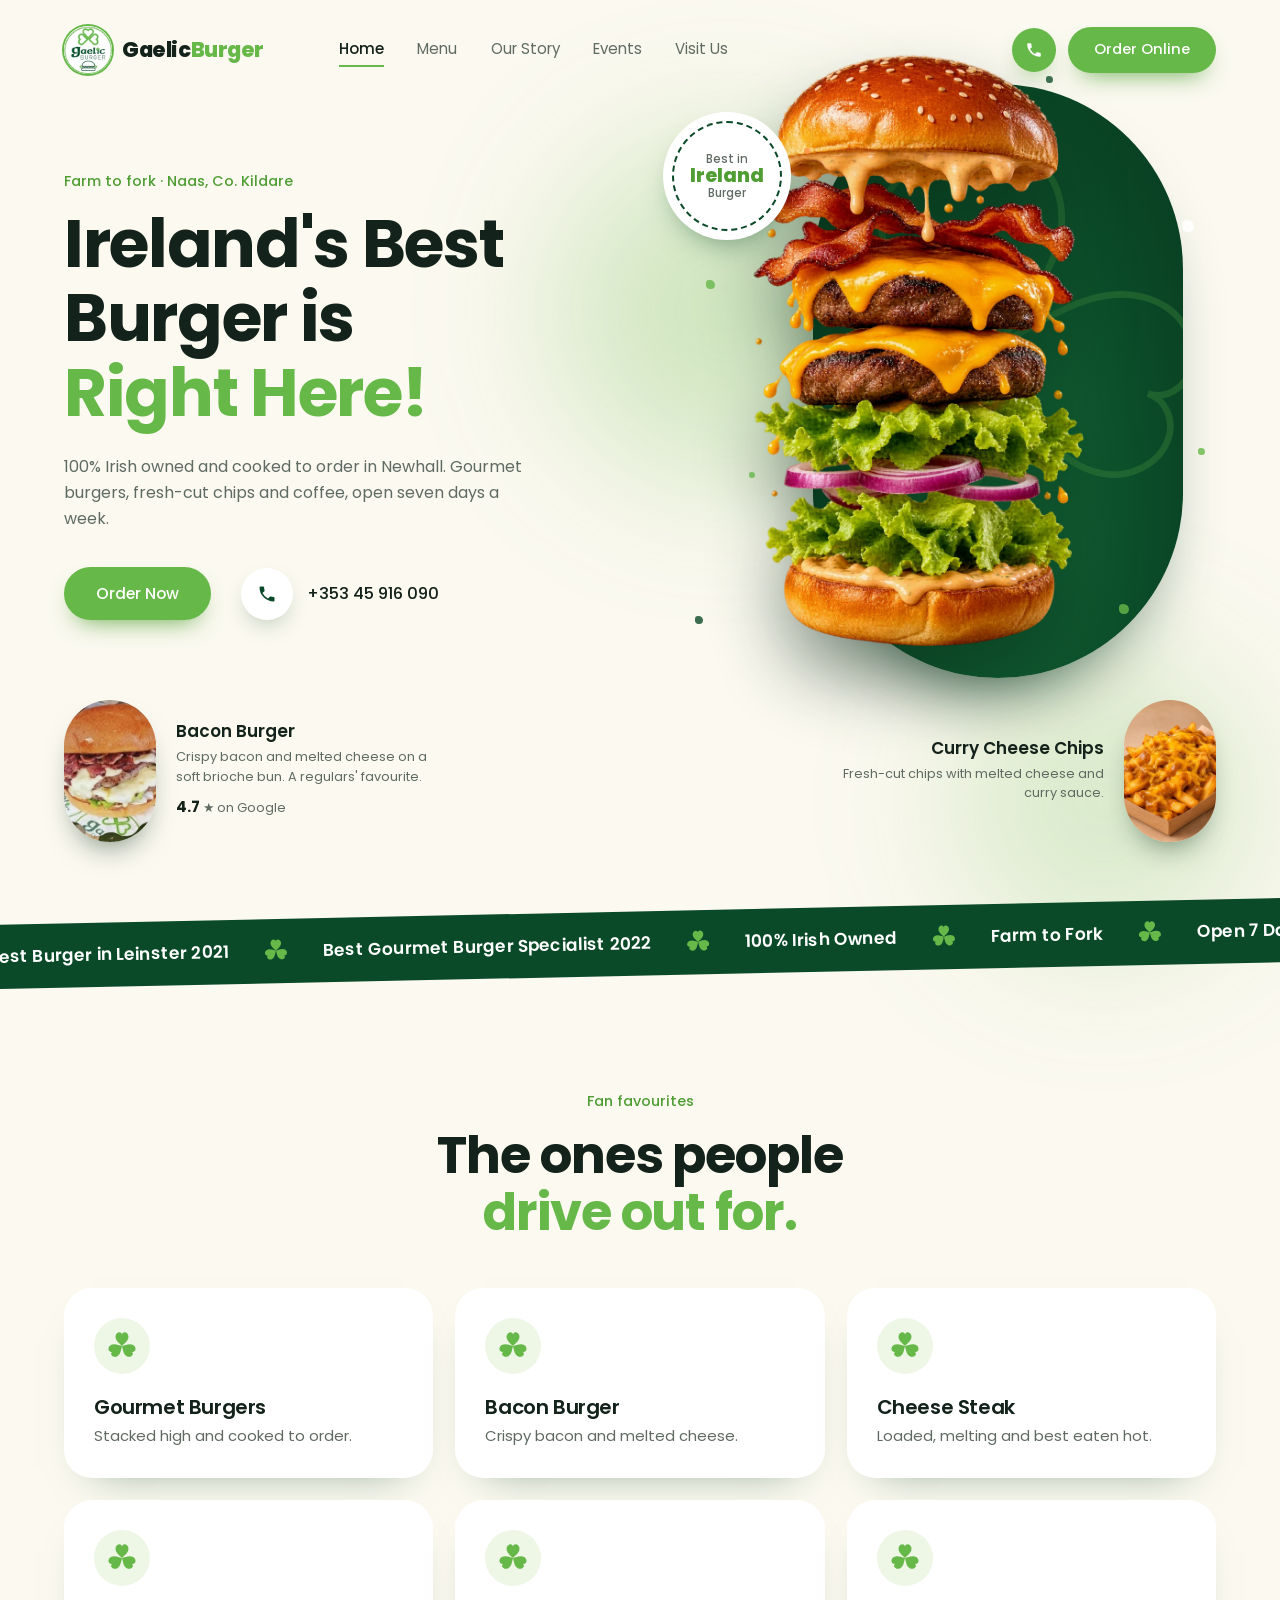
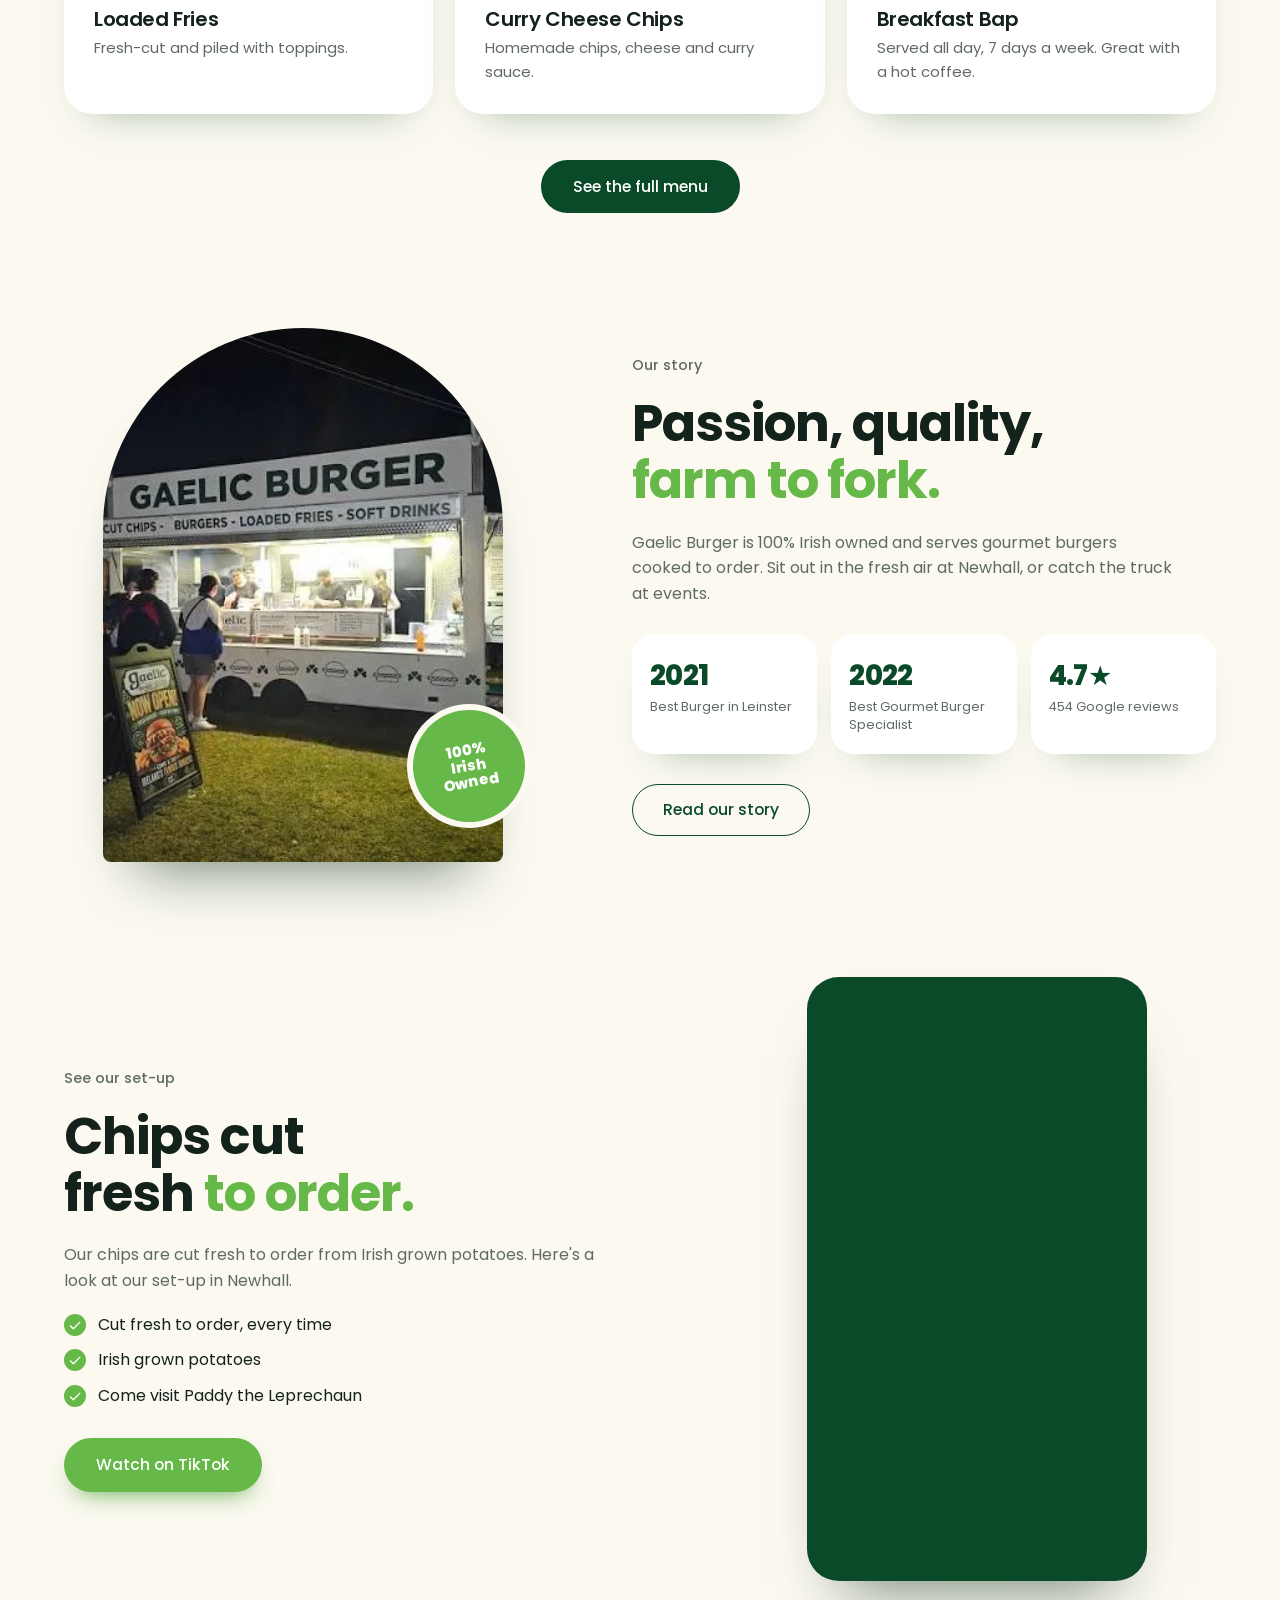
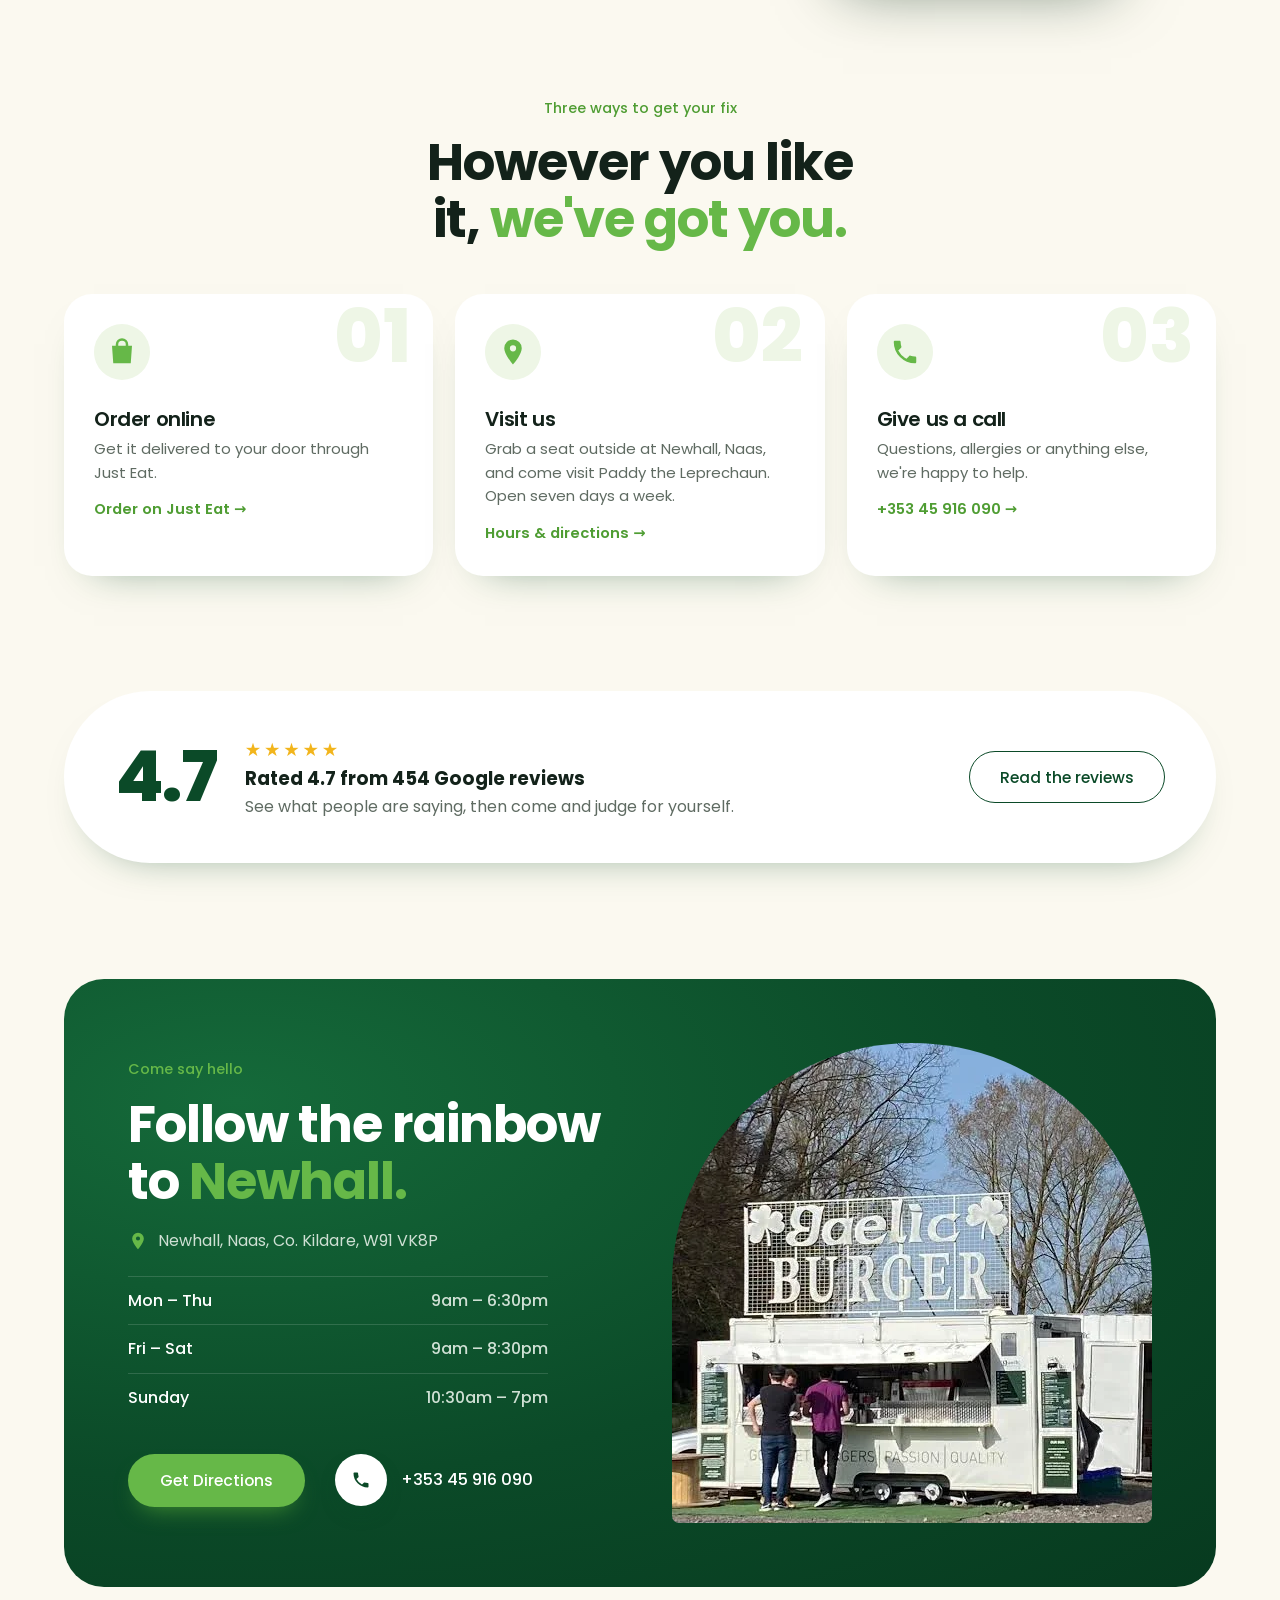
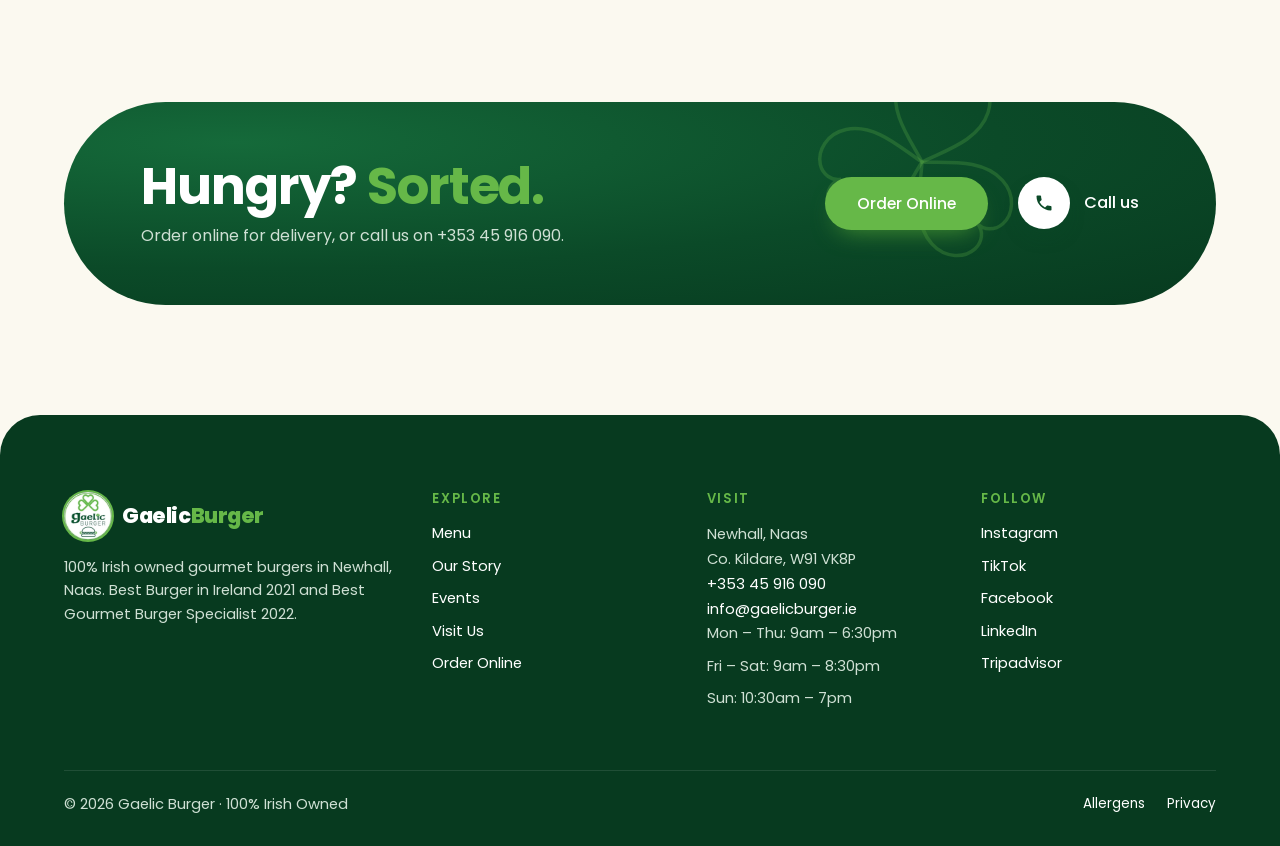
<file: index.html>
<!doctype html>
<html lang="en-IE">
<head>
<meta charset="utf-8">
<meta name="viewport" content="width=device-width, initial-scale=1">
<title>Gaelic Burger | Award-Winning Gourmet Burgers in Naas, Co. Kildare</title>
<meta name="description" content="100% Irish owned gourmet burgers in Newhall, Naas. Best Burger in Ireland 2021 and Best Gourmet Burger Specialist 2022. Order online or call +353 45 916 090.">
<link rel="canonical" href="https://gaelic-burger.vercel.app/">
<meta name="theme-color" content="#0b4a28">
<meta property="og:type" content="website">
<meta property="og:site_name" content="Gaelic Burger">
<meta property="og:title" content="Gaelic Burger | Award-Winning Gourmet Burgers in Naas, Co. Kildare">
<meta property="og:description" content="100% Irish owned gourmet burgers in Newhall, Naas. Best Burger in Ireland 2021 and Best Gourmet Burger Specialist 2022. Order online or call +353 45 916 090.">
<meta property="og:url" content="https://gaelic-burger.vercel.app/">
<meta property="og:image" content="https://gaelic-burger.vercel.app/images/og-image.jpg">
<meta property="og:locale" content="en_IE">
<meta name="twitter:card" content="summary_large_image">
<link rel="icon" type="image/svg+xml" href="/images/favicon.svg">
<link rel="icon" type="image/png" sizes="48x48" href="/images/favicon.png">
<link rel="apple-touch-icon" href="/images/apple-touch-icon.png">
<link rel="preconnect" href="https://fonts.googleapis.com">
<link rel="preconnect" href="https://fonts.gstatic.com" crossorigin>
<link href="https://fonts.googleapis.com/css2?family=Poppins:wght@400;500;600;700;800&display=swap" rel="stylesheet">
<link rel="preload" as="image" href="/images/burger-stack.webp" type="image/webp">
<link rel="stylesheet" href="/site.css">
<script type="application/ld+json">
{
  "@context": "https://schema.org",
  "@type": "Restaurant",
  "@id": "https://gaelic-burger.vercel.app/#restaurant",
  "name": "Gaelic Burger",
  "url": "https://gaelic-burger.vercel.app/",
  "logo": "https://gaelic-burger.vercel.app/images/logo.png",
  "image": "https://gaelic-burger.vercel.app/images/og-image.jpg",
  "telephone": "+353 45 916 090",
  "servesCuisine": [
    "Burgers",
    "Irish"
  ],
  "address": {
    "@type": "PostalAddress",
    "streetAddress": "Newhall",
    "addressLocality": "Naas",
    "addressRegion": "Co. Kildare",
    "postalCode": "W91 VK8P",
    "addressCountry": "IE"
  },
  "geo": {
    "@type": "GeoCoordinates",
    "latitude": 53.2139873,
    "longitude": -6.7221412
  },
  "openingHoursSpecification": [
    {
      "@type": "OpeningHoursSpecification",
      "dayOfWeek": [
        "Monday",
        "Tuesday",
        "Wednesday",
        "Thursday"
      ],
      "opens": "09:00",
      "closes": "18:30"
    },
    {
      "@type": "OpeningHoursSpecification",
      "dayOfWeek": [
        "Friday",
        "Saturday"
      ],
      "opens": "09:00",
      "closes": "20:30"
    },
    {
      "@type": "OpeningHoursSpecification",
      "dayOfWeek": "Sunday",
      "opens": "10:30",
      "closes": "19:00"
    }
  ],
  "email": "info@gaelicburger.ie",
  "hasMenu": "https://gaelic-burger.vercel.app/menu",
  "hasMap": "https://maps.app.goo.gl/uh41q87rJhTMWopP6",
  "award": [
    "Best Burger in Leinster 2021",
    "Best Gourmet Burger Specialist 2022"
  ],
  "aggregateRating": {
    "@type": "AggregateRating",
    "ratingValue": 4.7,
    "reviewCount": 454
  },
  "potentialAction": {
    "@type": "OrderAction",
    "target": "https://www.just-eat.ie/restaurants-gaelic-burger-kildare/menu"
  },
  "sameAs": [
    "https://www.instagram.com/gaelicburger",
    "https://www.tiktok.com/@gaelicburger",
    "https://www.facebook.com/Gaelicburger/",
    "https://www.linkedin.com/company/gaelic-burger",
    "https://www.tripadvisor.com/Restaurant_Review-g551559-d23295632-Reviews-Gaelic_Burger_Coffee-Naas_County_Kildare.html"
  ]
}
</script>
</head>
<body>
<a class="skip" href="#main">Skip to content</a>
<svg width="0" height="0" class="defs" aria-hidden="true">
  <defs>
    <path id="leaf" d="M0 0C-7-7-19-15-19-27C-19-35-13-40-7.5-40C-3.5-40 0-37 0-33C0-37 3.5-40 7.5-40C13-40 19-35 19-27C19-15 7-7 0 0Z"/>
    <symbol id="shamrock" viewBox="-44 -44 88 88"><use href="#leaf"/><use href="#leaf" transform="rotate(120)"/><use href="#leaf" transform="rotate(240)"/></symbol>
    <symbol id="phone" viewBox="0 0 24 24"><path d="M6.6 10.8a15.1 15.1 0 0 0 6.6 6.6l2.2-2.2c.3-.3.7-.4 1-.2 1.1.4 2.3.6 3.6.6.6 0 1 .4 1 1V20c0 .6-.4 1-1 1A17 17 0 0 1 3 4c0-.6.4-1 1-1h3.5c.6 0 1 .4 1 1 0 1.3.2 2.5.6 3.6.1.3 0 .7-.2 1z"/></symbol>
    <symbol id="pin" viewBox="0 0 24 24"><path d="M12 2a7 7 0 0 0-7 7c0 5.2 7 13 7 13s7-7.8 7-13a7 7 0 0 0-7-7zm0 9.5A2.5 2.5 0 1 1 12 6.5a2.5 2.5 0 0 1 0 5z"/></symbol>
    <symbol id="bag" viewBox="0 0 24 24"><path d="M7 7V6a5 5 0 0 1 10 0v1h3l-1 14H5L4 7zm2 0h6V6a3 3 0 0 0-6 0z"/></symbol>
    <symbol id="info" viewBox="0 0 24 24"><path d="M12 2a10 10 0 1 0 0 20 10 10 0 0 0 0-20zm1 15h-2v-6h2zm0-8h-2V7h2z"/></symbol>
  </defs>
</svg>

<div class="top wrap">
  <span class="glow glow-a" aria-hidden="true"></span>
  <span class="glow glow-b" aria-hidden="true"></span>
  <header class="topbar">
    <a href="/" class="brand" aria-label="Gaelic Burger home">
      <img src="/images/logo.webp" alt="" width="48" height="48">
      <span>Gaelic<b>Burger</b></span>
    </a>
    <nav class="nav" aria-label="Main">
      <a href="/" aria-current="page">Home</a>
      <a href="/menu">Menu</a>
      <a href="/about">Our Story</a>
      <a href="/events">Events</a>
      <a href="/contact">Visit Us</a>
    </nav>
    <div class="topbar-right">
      <a class="icon-btn" href="tel:+35345916090" aria-label="Call +353 45 916 090"><svg><use href="#phone"/></svg></a>
      <a class="pill pill-leaf" href="https://www.just-eat.ie/restaurants-gaelic-burger-kildare/menu" target="_blank" rel="noopener">Order Online</a>
      <details class="mnav">
        <summary aria-label="Open menu"><span></span><span></span><span></span></summary>
        <nav aria-label="Mobile">
          <a href="/" aria-current="page">Home</a>
          <a href="/menu">Menu</a>
          <a href="/about">Our Story</a>
          <a href="/events">Events</a>
          <a href="/contact">Visit Us</a>
          <a href="tel:+35345916090">Call +353 45 916 090</a>
        </nav>
      </details>
    </div>
  </header>
  <section class="hero">
    <div class="hero-copy">
      <p class="kicker">Farm to fork &middot; Naas, Co. Kildare</p>
      <h1>Ireland's Best Burger is <em>Right Here!</em></h1>
      <p class="lede">100% Irish owned and cooked to order in Newhall. Gourmet burgers, fresh-cut chips and coffee, open seven days a week.</p>
      <div class="cta">
        <a class="pill pill-leaf" href="https://www.just-eat.ie/restaurants-gaelic-burger-kildare/menu" target="_blank" rel="noopener">Order Now</a>
        <a class="call" href="tel:+35345916090"><span class="call-dot"><svg aria-hidden="true"><use href="#phone"/></svg></span>+353 45 916 090</a>
      </div>
    </div>
    <div class="hero-art">
      <div class="panel" aria-hidden="true"><svg class="panel-leaf"><use href="#shamrock"/></svg></div>
      <img class="stack" src="/images/burger-stack.webp" alt="Gourmet burger with bacon, melted cheese, beef patties, burger sauce, lettuce and red onion" width="720" height="1292" fetchpriority="high">
      <span class="crumbs" aria-hidden="true"><i></i><i></i><i></i><i></i><i></i><i></i><i></i><i></i></span>
      <div class="stamp" role="img" aria-label="Ireland's Best Burger"><span><small>Best in</small><b>Ireland</b><small>Burger</small></span></div>
    </div>
    <article class="dish-pill dish-left">
      <img src="/images/burger.webp" alt="Gaelic Burger bacon cheeseburger" width="300" height="320" loading="lazy">
      <div>
        <h2>Bacon Burger</h2>
        <p>Crispy bacon and melted cheese on a soft brioche bun. A regulars' favourite.</p>
        <span class="mini"><b>4.7</b> ★ on Google</span>
      </div>
    </article>
    <article class="dish-pill dish-right">
      <div>
        <h2>Curry Cheese Chips</h2>
        <p>Fresh-cut chips with melted cheese and curry sauce.</p>
      </div>
      <img src="/images/fries.webp" alt="Loaded chips with cheese and curry sauce" width="400" height="600" loading="lazy">
    </article>
  </section>
</div>

<main id="main">
<div class="band" aria-hidden="true">
  <div class="band-track">
    <span>Best Burger in Leinster 2021</span><svg><use href="#shamrock"/></svg>
    <span>Best Gourmet Burger Specialist 2022</span><svg><use href="#shamrock"/></svg>
    <span>100% Irish Owned</span><svg><use href="#shamrock"/></svg>
    <span>Farm to Fork</span><svg><use href="#shamrock"/></svg>
    <span>Open 7 Days</span><svg><use href="#shamrock"/></svg>
    <span>Best Burger in Leinster 2021</span><svg><use href="#shamrock"/></svg>
    <span>Best Gourmet Burger Specialist 2022</span><svg><use href="#shamrock"/></svg>
    <span>100% Irish Owned</span><svg><use href="#shamrock"/></svg>
    <span>Farm to Fork</span><svg><use href="#shamrock"/></svg>
    <span>Open 7 Days</span><svg><use href="#shamrock"/></svg>
  </div>
</div>

  <section class="wrap section center" aria-labelledby="fav-h">
    <div class="head">
      <p class="kicker">Fan favourites</p>
      <h2 id="fav-h">The ones people <em>drive out for.</em></h2>
    </div>
    <ol class="dishes">
      <li><span class="ico"><svg aria-hidden="true"><use href="#shamrock"/></svg></span><h3>Gourmet Burgers</h3><p>Stacked high and cooked to order.</p></li>
      <li><span class="ico"><svg aria-hidden="true"><use href="#shamrock"/></svg></span><h3>Bacon Burger</h3><p>Crispy bacon and melted cheese.</p></li>
      <li><span class="ico"><svg aria-hidden="true"><use href="#shamrock"/></svg></span><h3>Cheese Steak</h3><p>Loaded, melting and best eaten hot.</p></li>
      <li><span class="ico"><svg aria-hidden="true"><use href="#shamrock"/></svg></span><h3>Loaded Fries</h3><p>Fresh-cut and piled with toppings.</p></li>
      <li><span class="ico"><svg aria-hidden="true"><use href="#shamrock"/></svg></span><h3>Curry Cheese Chips</h3><p>Homemade chips, cheese and curry sauce.</p></li>
      <li><span class="ico"><svg aria-hidden="true"><use href="#shamrock"/></svg></span><h3>Breakfast Bap</h3><p>Served all day, 7 days a week. Great with a hot coffee.</p></li>
    </ol>
    <a class="pill pill-bottle" href="/menu">See the full menu</a>
  </section>

  <section class="wrap section section-tight" aria-labelledby="story-h">
    <div class="split">
      <div class="split-art">
      <picture>
        <source srcset="/images/truck-night.webp" type="image/webp">
        <img class="pos-r" src="/images/truck-night.jpg" alt="Customers queuing at the Gaelic Burger truck at a night event" width="467" height="428" loading="lazy">
      </picture>
        <span class="badge-round">100%<br>Irish<br>Owned</span>
      </div>
      <div class="split-copy">
        <p class="kicker">Our story</p>
        <h2 id="story-h">Passion, quality, <em>farm to fork.</em></h2>
        <p>Gaelic Burger is 100% Irish owned and serves gourmet burgers cooked to order. Sit out in the fresh air at Newhall, or catch the truck at events.</p>
        <ul class="stats">
          <li><b>2021</b><span>Best Burger in Leinster</span></li>
          <li><b>2022</b><span>Best Gourmet Burger Specialist</span></li>
          <li><b>4.7★</b><span>454 Google reviews</span></li>
        </ul>
        <div class="cta"><a class="pill pill-line" href="/about">Read our story</a></div>
      </div>
    </div>
  </section>

  <section class="wrap section section-tight" aria-labelledby="fresh-h">
    <div class="split flip">
      <div class="split-art video">
        <iframe src="https://www.tiktok.com/player/v1/7592948758321663254?music_info=1&amp;description=1&amp;muted=1" title="Gaelic Burger set-up video on TikTok" allow="encrypted-media; fullscreen; picture-in-picture" allowfullscreen loading="lazy"></iframe>
      </div>
      <div class="split-copy">
        <p class="kicker">See our set-up</p>
        <h2 id="fresh-h">Chips cut fresh <em>to order.</em></h2>
        <p>Our chips are cut fresh to order from Irish grown potatoes. Here's a look at our set-up in Newhall.</p>
        <ul class="ticks">
          <li>Cut fresh to order, every time</li>
          <li>Irish grown potatoes</li>
          <li>Come visit Paddy the Leprechaun</li>
        </ul>
        <div class="cta"><a class="pill pill-leaf" href="https://www.tiktok.com/@gaelicburger/video/7592948758321663254" target="_blank" rel="noopener">Watch on TikTok</a></div>
      </div>
    </div>
  </section>

  <section class="wrap section section-tight center" aria-labelledby="how-h">
    <div class="head">
      <p class="kicker">Three ways to get your fix</p>
      <h2 id="how-h">However you like it, <em>we've got you.</em></h2>
    </div>
    <ol class="grid3">
      <li class="card step"><span class="num" aria-hidden="true">01</span><span class="ico"><svg aria-hidden="true"><use href="#bag"/></svg></span><h3>Order online</h3><p>Get it delivered to your door through Just Eat.</p><a href="https://www.just-eat.ie/restaurants-gaelic-burger-kildare/menu" target="_blank" rel="noopener">Order on Just Eat →</a></li>
      <li class="card step"><span class="num" aria-hidden="true">02</span><span class="ico"><svg aria-hidden="true"><use href="#pin"/></svg></span><h3>Visit us</h3><p>Grab a seat outside at Newhall, Naas, and come visit Paddy the Leprechaun. Open seven days a week.</p><a href="/contact">Hours &amp; directions →</a></li>
      <li class="card step"><span class="num" aria-hidden="true">03</span><span class="ico"><svg aria-hidden="true"><use href="#phone"/></svg></span><h3>Give us a call</h3><p>Questions, allergies or anything else, we're happy to help.</p><a href="tel:+35345916090">+353 45 916 090 →</a></li>
    </ol>
  </section>

  <section class="wrap section section-tight" aria-label="Google rating">
    <div class="rating-band">
      <span class="score">4.7</span>
      <div><span class="stars" aria-hidden="true">★★★★★</span><strong>Rated 4.7 from 454 Google reviews</strong><p>See what people are saying, then come and judge for yourself.</p></div>
      <a class="pill pill-line" href="https://maps.app.goo.gl/uh41q87rJhTMWopP6" target="_blank" rel="noopener">Read the reviews</a>
    </div>
  </section>

<section class="wrap section section-tight" aria-labelledby="visit-h">
    <div class="visit">
      <div>
        <p class="kicker kicker-light">Come say hello</p>
        <h2 id="visit-h">Follow the rainbow to <em>Newhall.</em></h2>
        <p class="addr"><svg aria-hidden="true"><use href="#pin"/></svg>Newhall, Naas, Co. Kildare, W91 VK8P</p>
        <table class="hours">
        <tr><th scope="row">Mon – Thu</th><td>9am – 6:30pm</td></tr>
        <tr><th scope="row">Fri – Sat</th><td>9am – 8:30pm</td></tr>
        <tr><th scope="row">Sunday</th><td>10:30am – 7pm</td></tr>
        </table>
        <div class="cta">
          <a class="pill pill-leaf" href="https://maps.app.goo.gl/uh41q87rJhTMWopP6" target="_blank" rel="noopener">Get Directions</a>
          <a class="call call-light" href="tel:+35345916090"><span class="call-dot"><svg aria-hidden="true"><use href="#phone"/></svg></span>+353 45 916 090</a>
        </div>
      </div>
      <div class="visit-art">
      <picture>
        <source srcset="/images/truck-day.webp" type="image/webp">
        <img src="/images/truck-day.jpg" alt="Customers ordering at the Gaelic Burger truck in Newhall, Naas" width="640" height="480" loading="lazy">
      </picture>
      </div>
    </div>
  </section>

<section class="wrap" aria-label="Order">
    <div class="order-band">
      <svg aria-hidden="true"><use href="#shamrock"/></svg>
      <div>
        <h2>Hungry? <em>Sorted.</em></h2>
        <p>Order online for delivery, or call us on +353 45 916 090.</p>
      </div>
      <div class="cta">
        <a class="pill pill-leaf" href="https://www.just-eat.ie/restaurants-gaelic-burger-kildare/menu" target="_blank" rel="noopener">Order Online</a>
        <a class="call call-light" href="tel:+35345916090"><span class="call-dot"><svg aria-hidden="true"><use href="#phone"/></svg></span>Call us</a>
      </div>
    </div>
  </section>
</main>

<footer class="foot">
  <div class="wrap">
    <div class="foot-grid">
      <div>
        <a href="/" class="brand" aria-label="Gaelic Burger home">
          <img src="/images/logo.webp" alt="" width="44" height="44" loading="lazy">
          <span>Gaelic<b>Burger</b></span>
        </a>
        <p>100% Irish owned gourmet burgers in Newhall, Naas. Best Burger in Ireland 2021 and Best Gourmet Burger Specialist 2022.</p>
      </div>
      <div>
        <h2>Explore</h2>
        <ul>
          <li><a href="/menu">Menu</a></li>
          <li><a href="/about">Our Story</a></li>
          <li><a href="/events">Events</a></li>
          <li><a href="/contact">Visit Us</a></li>
          <li><a href="https://www.just-eat.ie/restaurants-gaelic-burger-kildare/menu" target="_blank" rel="noopener">Order Online</a></li>
        </ul>
      </div>
      <div>
        <h2>Visit</h2>
        <address>Newhall, Naas<br>Co. Kildare, W91 VK8P<br><a href="tel:+35345916090">+353 45 916 090</a><br><a href="mailto:info@gaelicburger.ie">info@gaelicburger.ie</a></address>
        <ul class="foot-hours">
          <li>Mon – Thu: 9am – 6:30pm</li>
          <li>Fri – Sat: 9am – 8:30pm</li>
          <li>Sun: 10:30am – 7pm</li>
        </ul>
      </div>
      <div>
        <h2>Follow</h2>
        <ul>
          <li><a href="https://www.instagram.com/gaelicburger" target="_blank" rel="noopener">Instagram</a></li>
          <li><a href="https://www.tiktok.com/@gaelicburger" target="_blank" rel="noopener">TikTok</a></li>
          <li><a href="https://www.facebook.com/Gaelicburger/" target="_blank" rel="noopener">Facebook</a></li>
          <li><a href="https://www.linkedin.com/company/gaelic-burger" target="_blank" rel="noopener">LinkedIn</a></li>
          <li><a href="https://www.tripadvisor.com/Restaurant_Review-g551559-d23295632-Reviews-Gaelic_Burger_Coffee-Naas_County_Kildare.html" target="_blank" rel="noopener">Tripadvisor</a></li>
        </ul>
      </div>
    </div>
    <div class="foot-bottom">
      <p>&copy; 2026 Gaelic Burger &middot; 100% Irish Owned</p>
      <nav aria-label="Legal"><a href="/allergens">Allergens</a><a href="/privacy">Privacy</a></nav>
    </div>
  </div>
</footer>
</body>
</html>
</file>
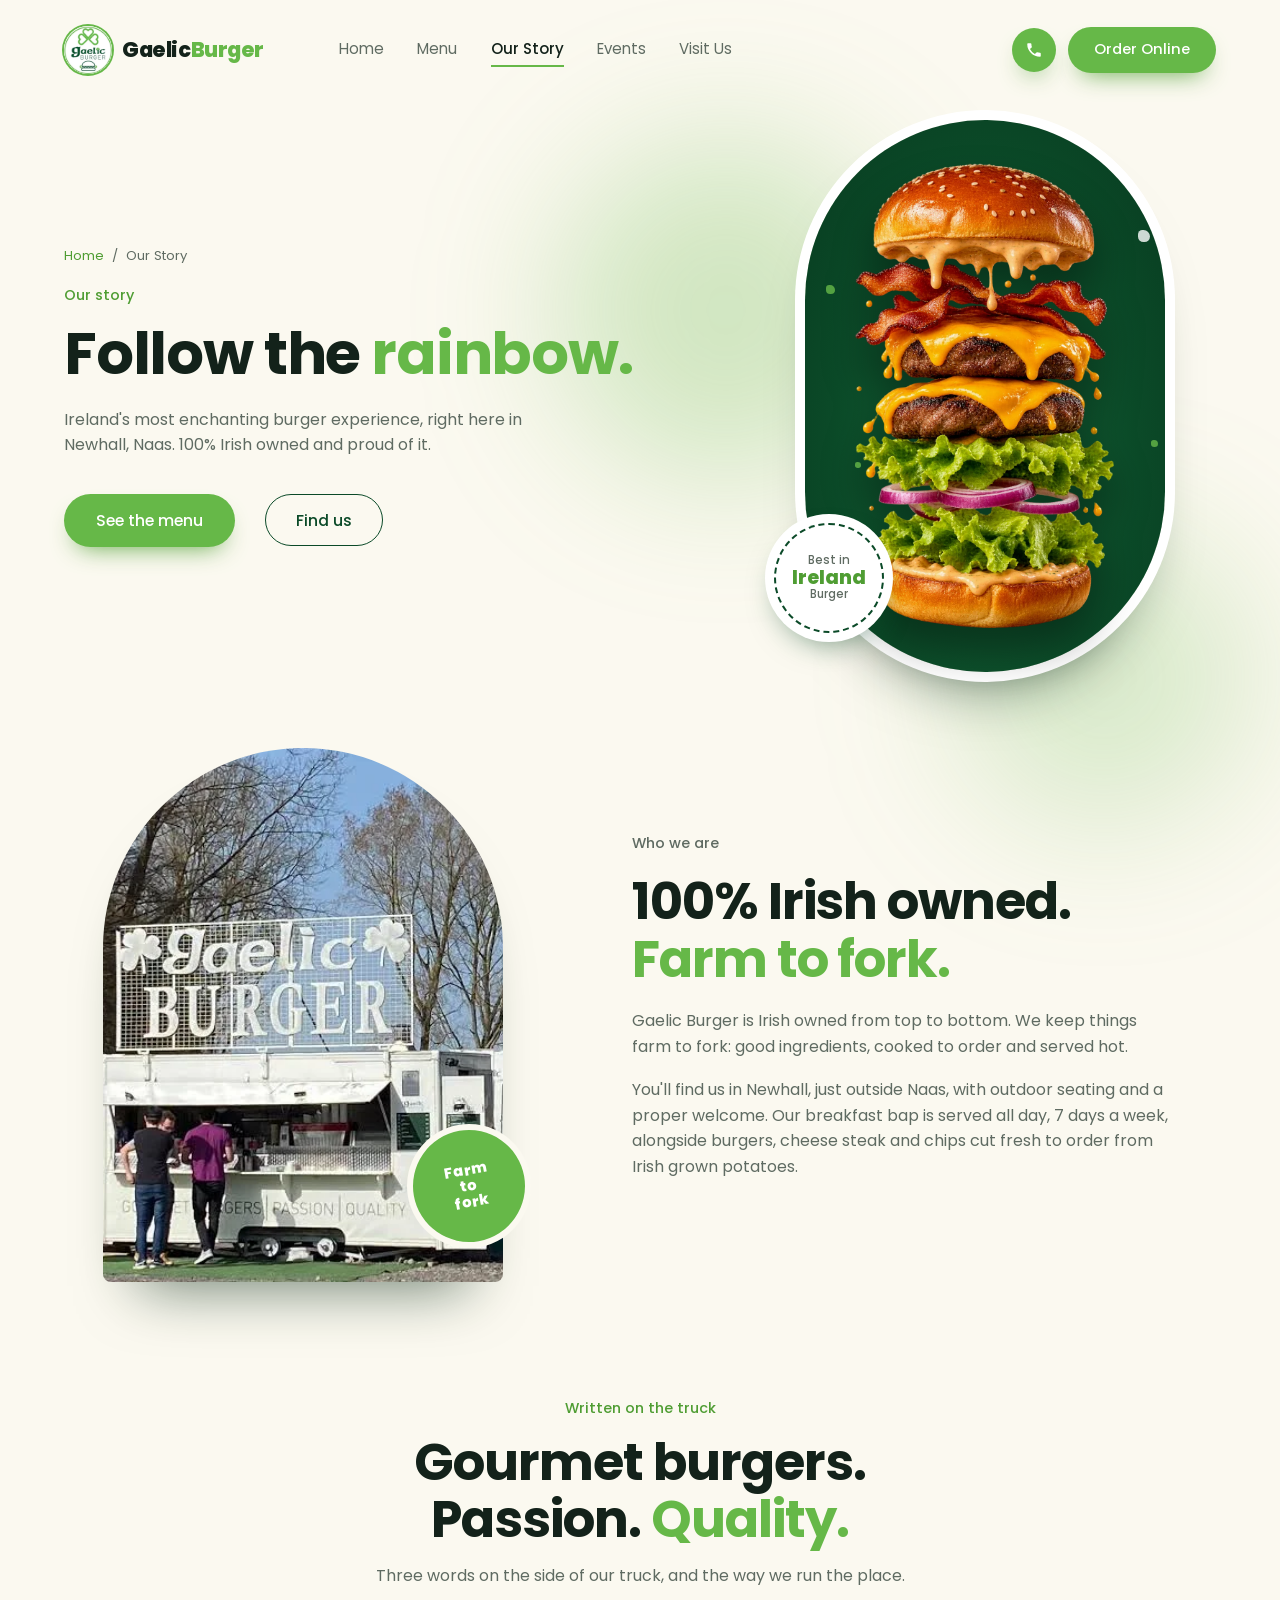
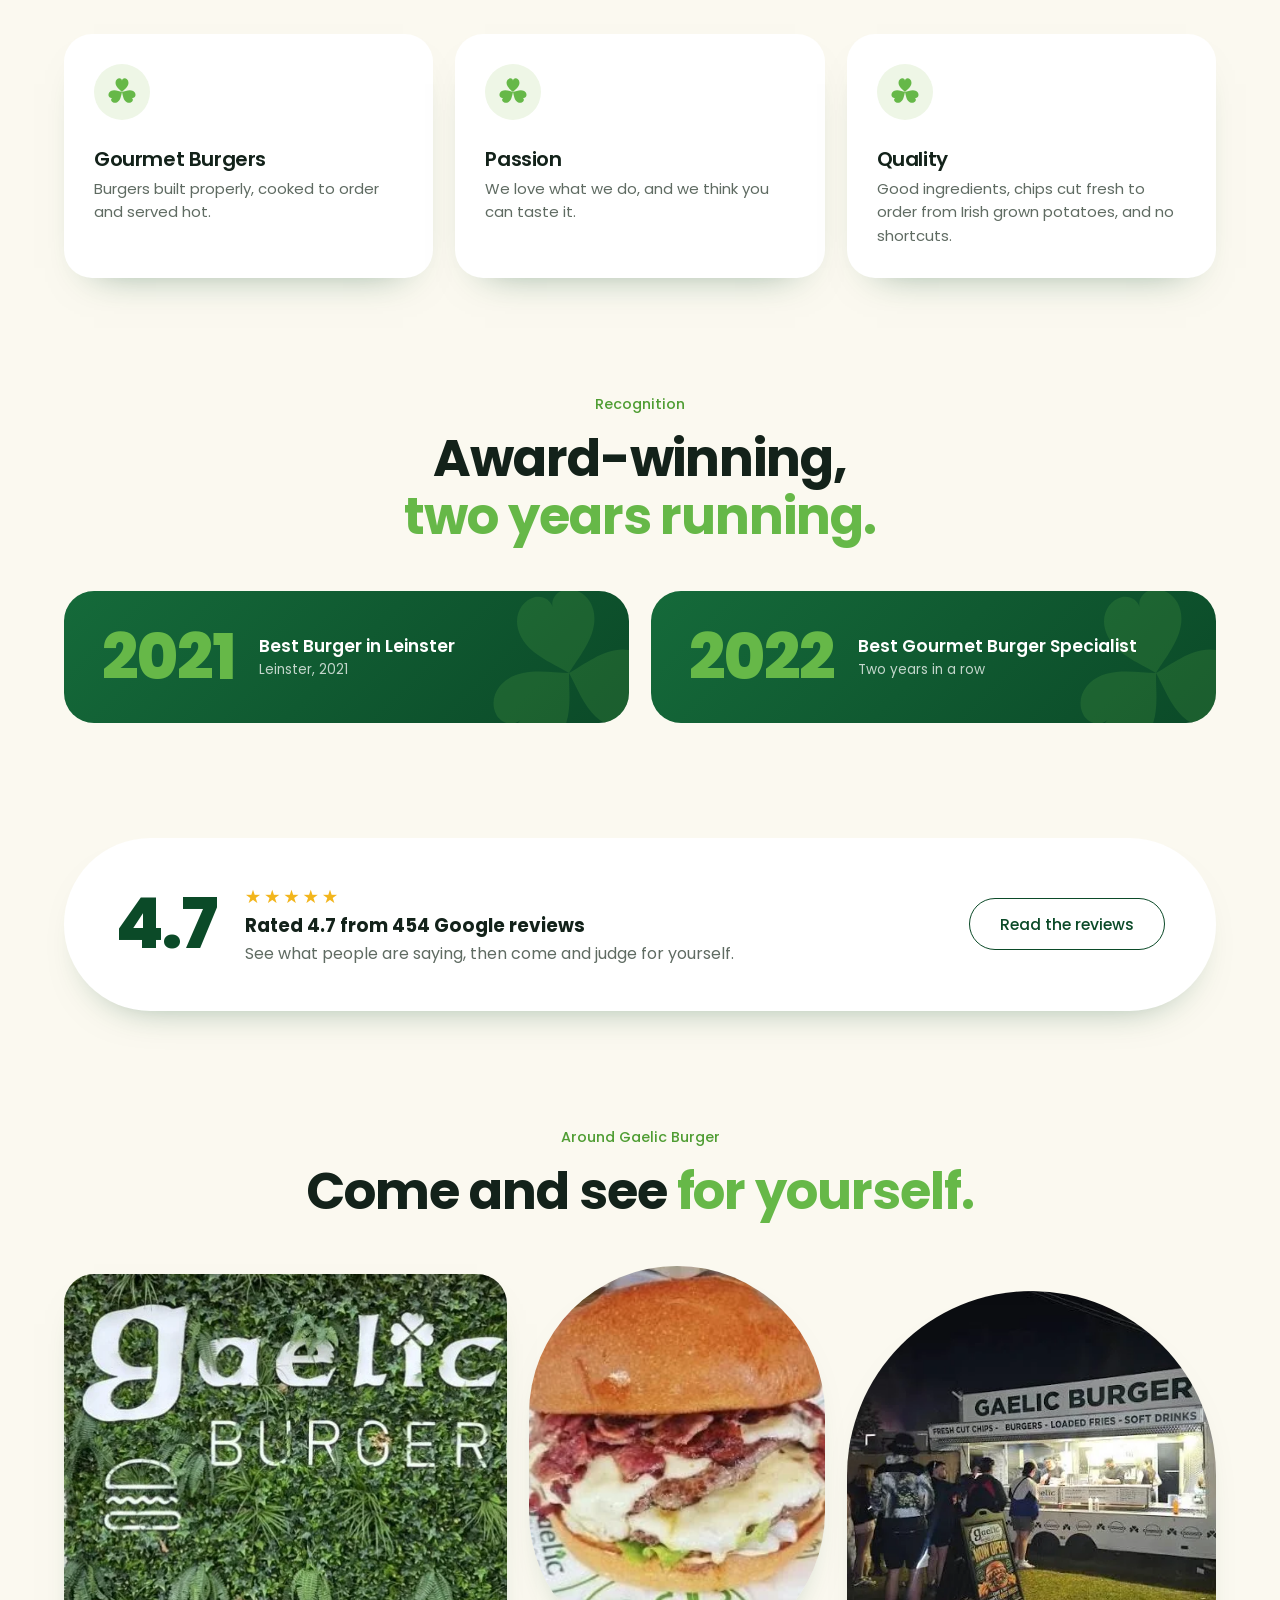
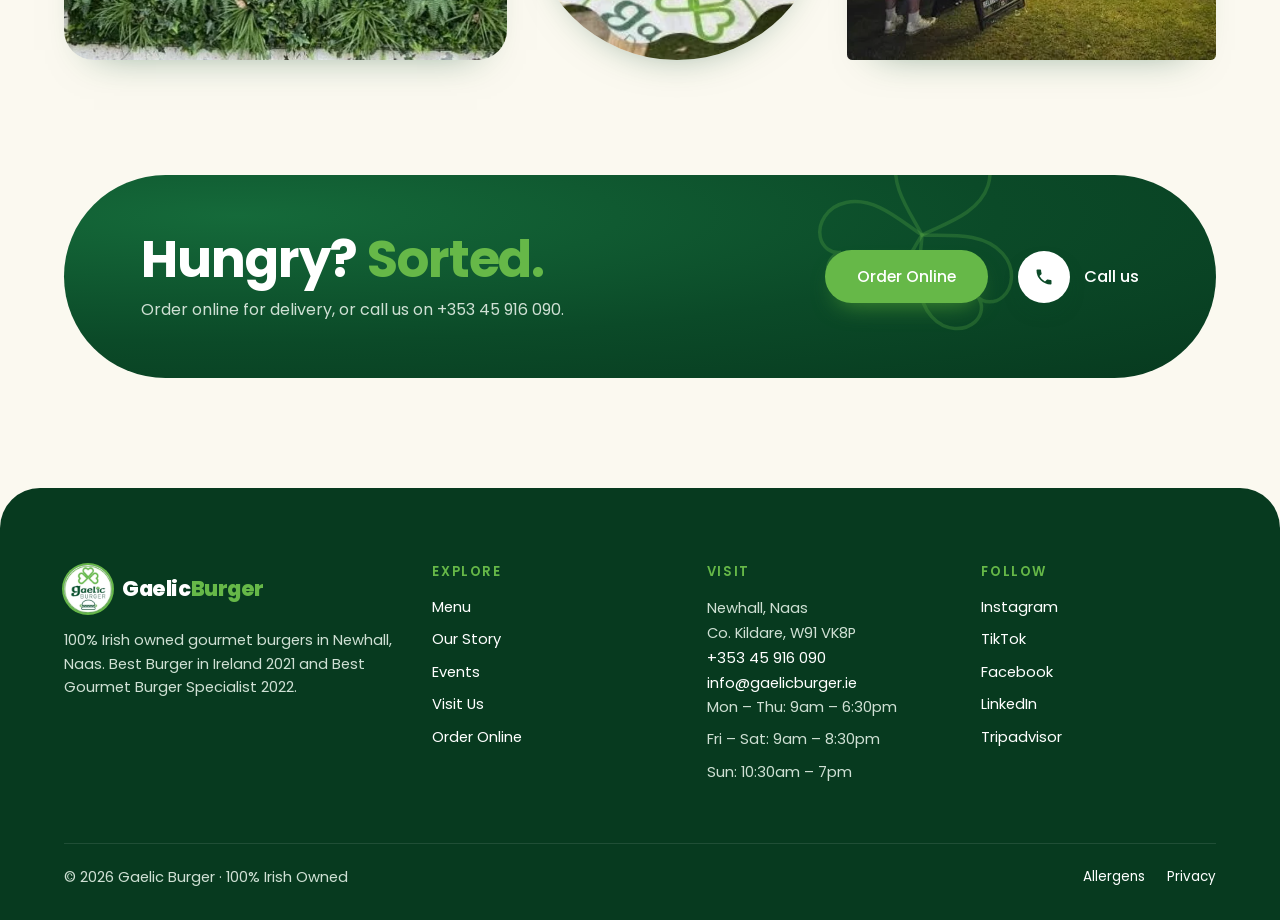
<file: about.html>
<!doctype html>
<html lang="en-IE">
<head>
<meta charset="utf-8">
<meta name="viewport" content="width=device-width, initial-scale=1">
<title>Our Story | 100% Irish Owned | Gaelic Burger, Naas</title>
<meta name="description" content="Gaelic Burger is 100% Irish owned with a farm to fork approach. Best Burger in Leinster 2021 and Best Gourmet Burger Specialist 2022, in Newhall, Naas.">
<link rel="canonical" href="https://gaelic-burger.vercel.app/about">
<meta name="theme-color" content="#0b4a28">
<meta property="og:type" content="website">
<meta property="og:site_name" content="Gaelic Burger">
<meta property="og:title" content="Our Story | 100% Irish Owned | Gaelic Burger, Naas">
<meta property="og:description" content="Gaelic Burger is 100% Irish owned with a farm to fork approach. Best Burger in Leinster 2021 and Best Gourmet Burger Specialist 2022, in Newhall, Naas.">
<meta property="og:url" content="https://gaelic-burger.vercel.app/about">
<meta property="og:image" content="https://gaelic-burger.vercel.app/images/og-image.jpg">
<meta property="og:locale" content="en_IE">
<meta name="twitter:card" content="summary_large_image">
<link rel="icon" type="image/svg+xml" href="/images/favicon.svg">
<link rel="icon" type="image/png" sizes="48x48" href="/images/favicon.png">
<link rel="apple-touch-icon" href="/images/apple-touch-icon.png">
<link rel="preconnect" href="https://fonts.googleapis.com">
<link rel="preconnect" href="https://fonts.gstatic.com" crossorigin>
<link href="https://fonts.googleapis.com/css2?family=Poppins:wght@400;500;600;700;800&display=swap" rel="stylesheet">
<link rel="stylesheet" href="/site.css">
<script type="application/ld+json">
{
  "@context": "https://schema.org",
  "@type": "BreadcrumbList",
  "itemListElement": [
    {
      "@type": "ListItem",
      "position": 1,
      "name": "Home",
      "item": "https://gaelic-burger.vercel.app/"
    },
    {
      "@type": "ListItem",
      "position": 2,
      "name": "Our Story",
      "item": "https://gaelic-burger.vercel.app/about"
    }
  ]
}
</script>
</head>
<body>
<a class="skip" href="#main">Skip to content</a>
<svg width="0" height="0" class="defs" aria-hidden="true">
  <defs>
    <path id="leaf" d="M0 0C-7-7-19-15-19-27C-19-35-13-40-7.5-40C-3.5-40 0-37 0-33C0-37 3.5-40 7.5-40C13-40 19-35 19-27C19-15 7-7 0 0Z"/>
    <symbol id="shamrock" viewBox="-44 -44 88 88"><use href="#leaf"/><use href="#leaf" transform="rotate(120)"/><use href="#leaf" transform="rotate(240)"/></symbol>
    <symbol id="phone" viewBox="0 0 24 24"><path d="M6.6 10.8a15.1 15.1 0 0 0 6.6 6.6l2.2-2.2c.3-.3.7-.4 1-.2 1.1.4 2.3.6 3.6.6.6 0 1 .4 1 1V20c0 .6-.4 1-1 1A17 17 0 0 1 3 4c0-.6.4-1 1-1h3.5c.6 0 1 .4 1 1 0 1.3.2 2.5.6 3.6.1.3 0 .7-.2 1z"/></symbol>
    <symbol id="pin" viewBox="0 0 24 24"><path d="M12 2a7 7 0 0 0-7 7c0 5.2 7 13 7 13s7-7.8 7-13a7 7 0 0 0-7-7zm0 9.5A2.5 2.5 0 1 1 12 6.5a2.5 2.5 0 0 1 0 5z"/></symbol>
    <symbol id="bag" viewBox="0 0 24 24"><path d="M7 7V6a5 5 0 0 1 10 0v1h3l-1 14H5L4 7zm2 0h6V6a3 3 0 0 0-6 0z"/></symbol>
    <symbol id="info" viewBox="0 0 24 24"><path d="M12 2a10 10 0 1 0 0 20 10 10 0 0 0 0-20zm1 15h-2v-6h2zm0-8h-2V7h2z"/></symbol>
  </defs>
</svg>

<div class="top wrap">
  <span class="glow glow-a" aria-hidden="true"></span>
  <span class="glow glow-b" aria-hidden="true"></span>
  <header class="topbar">
    <a href="/" class="brand" aria-label="Gaelic Burger home">
      <img src="/images/logo.webp" alt="" width="48" height="48">
      <span>Gaelic<b>Burger</b></span>
    </a>
    <nav class="nav" aria-label="Main">
      <a href="/">Home</a>
      <a href="/menu">Menu</a>
      <a href="/about" aria-current="page">Our Story</a>
      <a href="/events">Events</a>
      <a href="/contact">Visit Us</a>
    </nav>
    <div class="topbar-right">
      <a class="icon-btn" href="tel:+35345916090" aria-label="Call +353 45 916 090"><svg><use href="#phone"/></svg></a>
      <a class="pill pill-leaf" href="https://www.just-eat.ie/restaurants-gaelic-burger-kildare/menu" target="_blank" rel="noopener">Order Online</a>
      <details class="mnav">
        <summary aria-label="Open menu"><span></span><span></span><span></span></summary>
        <nav aria-label="Mobile">
          <a href="/">Home</a>
          <a href="/menu">Menu</a>
          <a href="/about" aria-current="page">Our Story</a>
          <a href="/events">Events</a>
          <a href="/contact">Visit Us</a>
          <a href="tel:+35345916090">Call +353 45 916 090</a>
        </nav>
      </details>
    </div>
  </header>
  <section class="page-hero">
    <div class="hero-copy">
      <p class="crumb-trail"><a href="/">Home</a><span aria-hidden="true">/</span><span>Our Story</span></p>
      <p class="kicker">Our story</p>
      <h1>Follow the <em>rainbow.</em></h1>
      <p class="lede">Ireland's most enchanting burger experience, right here in Newhall, Naas. 100% Irish owned and proud of it.</p>
      <div class="cta">
        <a class="pill pill-leaf" href="/menu">See the menu</a>
        <a class="pill pill-line" href="/contact">Find us</a>
      </div>
    </div>
    <div class="ph-art">
      <div class="capsule capsule-green"><img src="/images/burger-stack.webp" alt="Gourmet burger with bacon, melted cheese, beef patties, lettuce and burger sauce" width="720" height="1292"></div>
      <span class="crumbs" aria-hidden="true"><i></i><i></i><i></i><i></i></span>
      <div class="stamp" role="img" aria-label="Ireland's Best Burger"><span><small>Best in</small><b>Ireland</b><small>Burger</small></span></div>
    </div>
  </section>
</div>

<main id="main">
  <section class="wrap section section-tight" aria-labelledby="who-h">
    <div class="split">
      <div class="split-art">
      <picture>
        <source srcset="/images/truck-day.webp" type="image/webp">
        <img src="/images/truck-day.jpg" alt="The Gaelic Burger truck in Newhall, Naas" width="640" height="480" loading="lazy">
      </picture>
        <span class="badge-round">Farm<br>to<br>fork</span>
      </div>
      <div class="split-copy">
        <p class="kicker">Who we are</p>
        <h2 id="who-h">100% Irish owned. <em>Farm to fork.</em></h2>
        <p>Gaelic Burger is Irish owned from top to bottom. We keep things farm to fork: good ingredients, cooked to order and served hot.</p>
        <p>You'll find us in Newhall, just outside Naas, with outdoor seating and a proper welcome. Our breakfast bap is served all day, 7 days a week, alongside burgers, cheese steak and chips cut fresh to order from Irish grown potatoes.</p>
      </div>
    </div>
  </section>

  <section class="wrap section section-tight center" aria-labelledby="values-h">
    <div class="head">
      <p class="kicker">Written on the truck</p>
      <h2 id="values-h">Gourmet burgers. Passion. <em>Quality.</em></h2>
      <p>Three words on the side of our truck, and the way we run the place.</p>
    </div>
    <ul class="grid3">
      <li class="card"><span class="ico"><svg aria-hidden="true"><use href="#shamrock"/></svg></span><h3>Gourmet Burgers</h3><p>Burgers built properly, cooked to order and served hot.</p></li>
      <li class="card"><span class="ico"><svg aria-hidden="true"><use href="#shamrock"/></svg></span><h3>Passion</h3><p>We love what we do, and we think you can taste it.</p></li>
      <li class="card"><span class="ico"><svg aria-hidden="true"><use href="#shamrock"/></svg></span><h3>Quality</h3><p>Good ingredients, chips cut fresh to order from Irish grown potatoes, and no shortcuts.</p></li>
    </ul>
  </section>

  <section class="wrap section section-tight" aria-labelledby="awards-h">
    <div class="head">
      <p class="kicker">Recognition</p>
      <h2 id="awards-h">Award-winning, <em>two years running.</em></h2>
    </div>
    <div class="awards">
      <div class="award"><svg aria-hidden="true"><use href="#shamrock"/></svg><span class="yr">2021</span><p>Best Burger in Leinster<small>Leinster, 2021</small></p></div>
      <div class="award"><svg aria-hidden="true"><use href="#shamrock"/></svg><span class="yr">2022</span><p>Best Gourmet Burger Specialist<small>Two years in a row</small></p></div>
    </div>
  </section>

  <section class="wrap section section-tight" aria-label="Google rating">
    <div class="rating-band">
      <span class="score">4.7</span>
      <div><span class="stars" aria-hidden="true">★★★★★</span><strong>Rated 4.7 from 454 Google reviews</strong><p>See what people are saying, then come and judge for yourself.</p></div>
      <a class="pill pill-line" href="https://maps.app.goo.gl/uh41q87rJhTMWopP6" target="_blank" rel="noopener">Read the reviews</a>
    </div>
  </section>

  <section class="wrap section section-tight" aria-labelledby="gal-h">
    <div class="head">
      <p class="kicker">Around Gaelic Burger</p>
      <h2 id="gal-h">Come and see <em>for yourself.</em></h2>
    </div>
    <div class="gallery">
      <img class="g1" src="/images/green-wall.webp" alt="The Gaelic Burger sign on a green plant wall" width="600" height="522" loading="lazy">
      <img class="g2" src="/images/burger.webp" alt="Bacon cheeseburger from Gaelic Burger" width="300" height="320" loading="lazy">
      <picture>
        <source srcset="/images/truck-night.webp" type="image/webp">
        <img class="g3" src="/images/truck-night.jpg" alt="The Gaelic Burger truck lit up at a night event" width="467" height="428" loading="lazy">
      </picture>
    </div>
  </section>

<section class="wrap" aria-label="Order">
    <div class="order-band">
      <svg aria-hidden="true"><use href="#shamrock"/></svg>
      <div>
        <h2>Hungry? <em>Sorted.</em></h2>
        <p>Order online for delivery, or call us on +353 45 916 090.</p>
      </div>
      <div class="cta">
        <a class="pill pill-leaf" href="https://www.just-eat.ie/restaurants-gaelic-burger-kildare/menu" target="_blank" rel="noopener">Order Online</a>
        <a class="call call-light" href="tel:+35345916090"><span class="call-dot"><svg aria-hidden="true"><use href="#phone"/></svg></span>Call us</a>
      </div>
    </div>
  </section>
</main>

<footer class="foot">
  <div class="wrap">
    <div class="foot-grid">
      <div>
        <a href="/" class="brand" aria-label="Gaelic Burger home">
          <img src="/images/logo.webp" alt="" width="44" height="44" loading="lazy">
          <span>Gaelic<b>Burger</b></span>
        </a>
        <p>100% Irish owned gourmet burgers in Newhall, Naas. Best Burger in Ireland 2021 and Best Gourmet Burger Specialist 2022.</p>
      </div>
      <div>
        <h2>Explore</h2>
        <ul>
          <li><a href="/menu">Menu</a></li>
          <li><a href="/about">Our Story</a></li>
          <li><a href="/events">Events</a></li>
          <li><a href="/contact">Visit Us</a></li>
          <li><a href="https://www.just-eat.ie/restaurants-gaelic-burger-kildare/menu" target="_blank" rel="noopener">Order Online</a></li>
        </ul>
      </div>
      <div>
        <h2>Visit</h2>
        <address>Newhall, Naas<br>Co. Kildare, W91 VK8P<br><a href="tel:+35345916090">+353 45 916 090</a><br><a href="mailto:info@gaelicburger.ie">info@gaelicburger.ie</a></address>
        <ul class="foot-hours">
          <li>Mon – Thu: 9am – 6:30pm</li>
          <li>Fri – Sat: 9am – 8:30pm</li>
          <li>Sun: 10:30am – 7pm</li>
        </ul>
      </div>
      <div>
        <h2>Follow</h2>
        <ul>
          <li><a href="https://www.instagram.com/gaelicburger" target="_blank" rel="noopener">Instagram</a></li>
          <li><a href="https://www.tiktok.com/@gaelicburger" target="_blank" rel="noopener">TikTok</a></li>
          <li><a href="https://www.facebook.com/Gaelicburger/" target="_blank" rel="noopener">Facebook</a></li>
          <li><a href="https://www.linkedin.com/company/gaelic-burger" target="_blank" rel="noopener">LinkedIn</a></li>
          <li><a href="https://www.tripadvisor.com/Restaurant_Review-g551559-d23295632-Reviews-Gaelic_Burger_Coffee-Naas_County_Kildare.html" target="_blank" rel="noopener">Tripadvisor</a></li>
        </ul>
      </div>
    </div>
    <div class="foot-bottom">
      <p>&copy; 2026 Gaelic Burger &middot; 100% Irish Owned</p>
      <nav aria-label="Legal"><a href="/allergens">Allergens</a><a href="/privacy">Privacy</a></nav>
    </div>
  </div>
</footer>
</body>
</html>
</file>
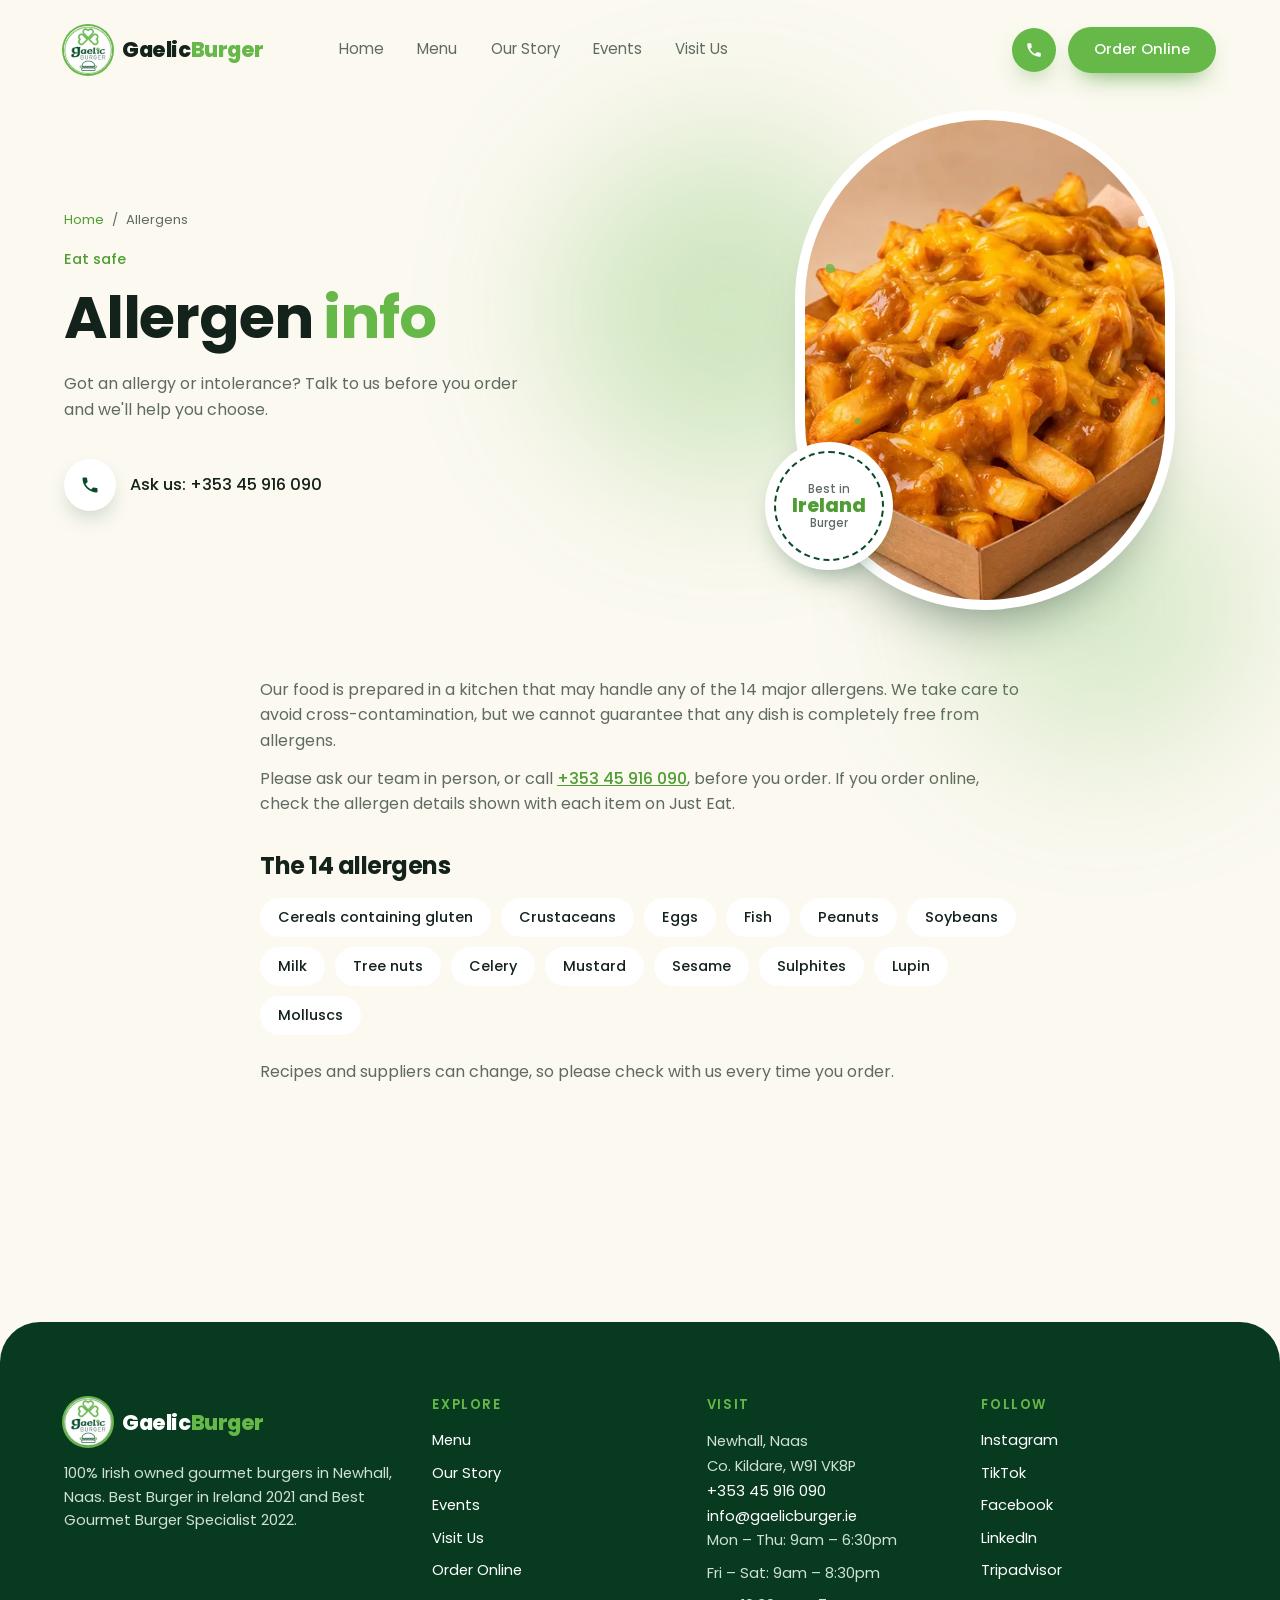
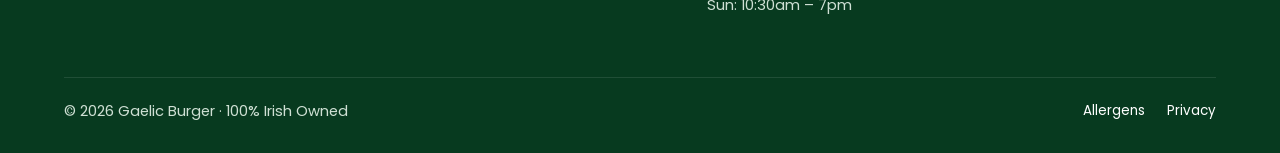
<file: allergens.html>
<!doctype html>
<html lang="en-IE">
<head>
<meta charset="utf-8">
<meta name="viewport" content="width=device-width, initial-scale=1">
<title>Allergen Information | Gaelic Burger, Naas</title>
<meta name="description" content="Allergen information for Gaelic Burger, Naas. Please tell our team about any allergies before ordering.">
<link rel="canonical" href="https://gaelic-burger.vercel.app/allergens">
<meta name="theme-color" content="#0b4a28">
<meta property="og:type" content="website">
<meta property="og:site_name" content="Gaelic Burger">
<meta property="og:title" content="Allergen Information | Gaelic Burger, Naas">
<meta property="og:description" content="Allergen information for Gaelic Burger, Naas. Please tell our team about any allergies before ordering.">
<meta property="og:url" content="https://gaelic-burger.vercel.app/allergens">
<meta property="og:image" content="https://gaelic-burger.vercel.app/images/og-image.jpg">
<meta property="og:locale" content="en_IE">
<meta name="twitter:card" content="summary_large_image">
<link rel="icon" type="image/svg+xml" href="/images/favicon.svg">
<link rel="icon" type="image/png" sizes="48x48" href="/images/favicon.png">
<link rel="apple-touch-icon" href="/images/apple-touch-icon.png">
<link rel="preconnect" href="https://fonts.googleapis.com">
<link rel="preconnect" href="https://fonts.gstatic.com" crossorigin>
<link href="https://fonts.googleapis.com/css2?family=Poppins:wght@400;500;600;700;800&display=swap" rel="stylesheet">
<link rel="stylesheet" href="/site.css">
<script type="application/ld+json">
{
  "@context": "https://schema.org",
  "@type": "BreadcrumbList",
  "itemListElement": [
    {
      "@type": "ListItem",
      "position": 1,
      "name": "Home",
      "item": "https://gaelic-burger.vercel.app/"
    },
    {
      "@type": "ListItem",
      "position": 2,
      "name": "Allergens",
      "item": "https://gaelic-burger.vercel.app/allergens"
    }
  ]
}
</script>
</head>
<body>
<a class="skip" href="#main">Skip to content</a>
<svg width="0" height="0" class="defs" aria-hidden="true">
  <defs>
    <path id="leaf" d="M0 0C-7-7-19-15-19-27C-19-35-13-40-7.5-40C-3.5-40 0-37 0-33C0-37 3.5-40 7.5-40C13-40 19-35 19-27C19-15 7-7 0 0Z"/>
    <symbol id="shamrock" viewBox="-44 -44 88 88"><use href="#leaf"/><use href="#leaf" transform="rotate(120)"/><use href="#leaf" transform="rotate(240)"/></symbol>
    <symbol id="phone" viewBox="0 0 24 24"><path d="M6.6 10.8a15.1 15.1 0 0 0 6.6 6.6l2.2-2.2c.3-.3.7-.4 1-.2 1.1.4 2.3.6 3.6.6.6 0 1 .4 1 1V20c0 .6-.4 1-1 1A17 17 0 0 1 3 4c0-.6.4-1 1-1h3.5c.6 0 1 .4 1 1 0 1.3.2 2.5.6 3.6.1.3 0 .7-.2 1z"/></symbol>
    <symbol id="pin" viewBox="0 0 24 24"><path d="M12 2a7 7 0 0 0-7 7c0 5.2 7 13 7 13s7-7.8 7-13a7 7 0 0 0-7-7zm0 9.5A2.5 2.5 0 1 1 12 6.5a2.5 2.5 0 0 1 0 5z"/></symbol>
    <symbol id="bag" viewBox="0 0 24 24"><path d="M7 7V6a5 5 0 0 1 10 0v1h3l-1 14H5L4 7zm2 0h6V6a3 3 0 0 0-6 0z"/></symbol>
    <symbol id="info" viewBox="0 0 24 24"><path d="M12 2a10 10 0 1 0 0 20 10 10 0 0 0 0-20zm1 15h-2v-6h2zm0-8h-2V7h2z"/></symbol>
  </defs>
</svg>

<div class="top wrap">
  <span class="glow glow-a" aria-hidden="true"></span>
  <span class="glow glow-b" aria-hidden="true"></span>
  <header class="topbar">
    <a href="/" class="brand" aria-label="Gaelic Burger home">
      <img src="/images/logo.webp" alt="" width="48" height="48">
      <span>Gaelic<b>Burger</b></span>
    </a>
    <nav class="nav" aria-label="Main">
      <a href="/">Home</a>
      <a href="/menu">Menu</a>
      <a href="/about">Our Story</a>
      <a href="/events">Events</a>
      <a href="/contact">Visit Us</a>
    </nav>
    <div class="topbar-right">
      <a class="icon-btn" href="tel:+35345916090" aria-label="Call +353 45 916 090"><svg><use href="#phone"/></svg></a>
      <a class="pill pill-leaf" href="https://www.just-eat.ie/restaurants-gaelic-burger-kildare/menu" target="_blank" rel="noopener">Order Online</a>
      <details class="mnav">
        <summary aria-label="Open menu"><span></span><span></span><span></span></summary>
        <nav aria-label="Mobile">
          <a href="/">Home</a>
          <a href="/menu">Menu</a>
          <a href="/about">Our Story</a>
          <a href="/events">Events</a>
          <a href="/contact">Visit Us</a>
          <a href="tel:+35345916090">Call +353 45 916 090</a>
        </nav>
      </details>
    </div>
  </header>
  <section class="page-hero">
    <div class="hero-copy">
      <p class="crumb-trail"><a href="/">Home</a><span aria-hidden="true">/</span><span>Allergens</span></p>
      <p class="kicker">Eat safe</p>
      <h1>Allergen <em>info</em></h1>
      <p class="lede">Got an allergy or intolerance? Talk to us before you order and we'll help you choose.</p>
      <div class="cta">
        <a class="call" href="tel:+35345916090"><span class="call-dot"><svg aria-hidden="true"><use href="#phone"/></svg></span>Ask us: +353 45 916 090</a>
      </div>
    </div>
    <div class="ph-art">
      <img class="capsule" src="/images/fries.webp" alt="Loaded chips with cheese and curry sauce" width="400" height="600">
      <span class="crumbs" aria-hidden="true"><i></i><i></i><i></i><i></i></span>
      <div class="stamp" role="img" aria-label="Ireland's Best Burger"><span><small>Best in</small><b>Ireland</b><small>Burger</small></span></div>
    </div>
  </section>
</div>

<main id="main">
  <section class="wrap section section-tight">
    <div class="prose">
      <p>Our food is prepared in a kitchen that may handle any of the 14 major allergens. We take care to avoid cross-contamination, but we cannot guarantee that any dish is completely free from allergens.</p>
      <p>Please ask our team in person, or call <a href="tel:+35345916090">+353 45 916 090</a>, before you order. If you order online, check the allergen details shown with each item on Just Eat.</p>
      <h2>The 14 allergens</h2>
      <ul class="chips">
        <li>Cereals containing gluten</li><li>Crustaceans</li><li>Eggs</li><li>Fish</li><li>Peanuts</li><li>Soybeans</li><li>Milk</li><li>Tree nuts</li><li>Celery</li><li>Mustard</li><li>Sesame</li><li>Sulphites</li><li>Lupin</li><li>Molluscs</li>
      </ul>
      <p>Recipes and suppliers can change, so please check with us every time you order.</p>
    </div>
  </section>
</main>

<footer class="foot">
  <div class="wrap">
    <div class="foot-grid">
      <div>
        <a href="/" class="brand" aria-label="Gaelic Burger home">
          <img src="/images/logo.webp" alt="" width="44" height="44" loading="lazy">
          <span>Gaelic<b>Burger</b></span>
        </a>
        <p>100% Irish owned gourmet burgers in Newhall, Naas. Best Burger in Ireland 2021 and Best Gourmet Burger Specialist 2022.</p>
      </div>
      <div>
        <h2>Explore</h2>
        <ul>
          <li><a href="/menu">Menu</a></li>
          <li><a href="/about">Our Story</a></li>
          <li><a href="/events">Events</a></li>
          <li><a href="/contact">Visit Us</a></li>
          <li><a href="https://www.just-eat.ie/restaurants-gaelic-burger-kildare/menu" target="_blank" rel="noopener">Order Online</a></li>
        </ul>
      </div>
      <div>
        <h2>Visit</h2>
        <address>Newhall, Naas<br>Co. Kildare, W91 VK8P<br><a href="tel:+35345916090">+353 45 916 090</a><br><a href="mailto:info@gaelicburger.ie">info@gaelicburger.ie</a></address>
        <ul class="foot-hours">
          <li>Mon – Thu: 9am – 6:30pm</li>
          <li>Fri – Sat: 9am – 8:30pm</li>
          <li>Sun: 10:30am – 7pm</li>
        </ul>
      </div>
      <div>
        <h2>Follow</h2>
        <ul>
          <li><a href="https://www.instagram.com/gaelicburger" target="_blank" rel="noopener">Instagram</a></li>
          <li><a href="https://www.tiktok.com/@gaelicburger" target="_blank" rel="noopener">TikTok</a></li>
          <li><a href="https://www.facebook.com/Gaelicburger/" target="_blank" rel="noopener">Facebook</a></li>
          <li><a href="https://www.linkedin.com/company/gaelic-burger" target="_blank" rel="noopener">LinkedIn</a></li>
          <li><a href="https://www.tripadvisor.com/Restaurant_Review-g551559-d23295632-Reviews-Gaelic_Burger_Coffee-Naas_County_Kildare.html" target="_blank" rel="noopener">Tripadvisor</a></li>
        </ul>
      </div>
    </div>
    <div class="foot-bottom">
      <p>&copy; 2026 Gaelic Burger &middot; 100% Irish Owned</p>
      <nav aria-label="Legal"><a href="/allergens">Allergens</a><a href="/privacy">Privacy</a></nav>
    </div>
  </div>
</footer>
</body>
</html>
</file>
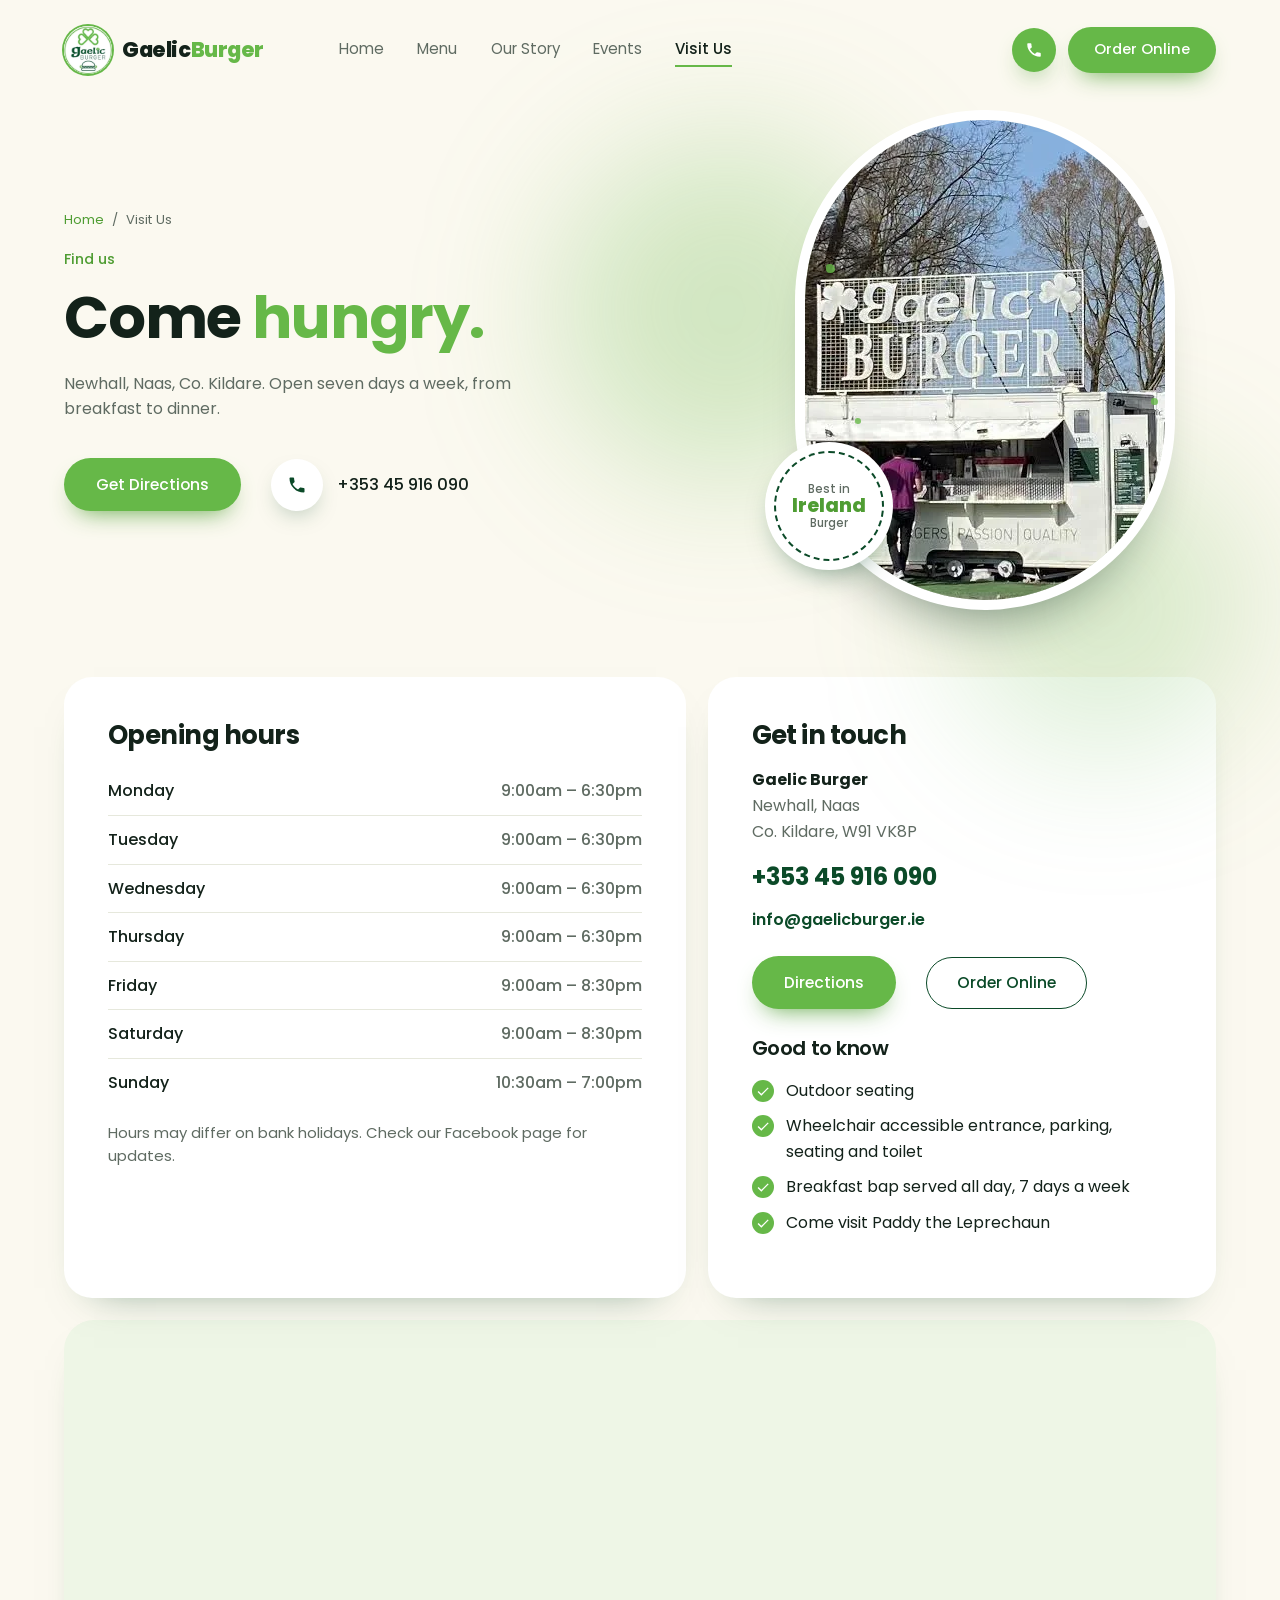
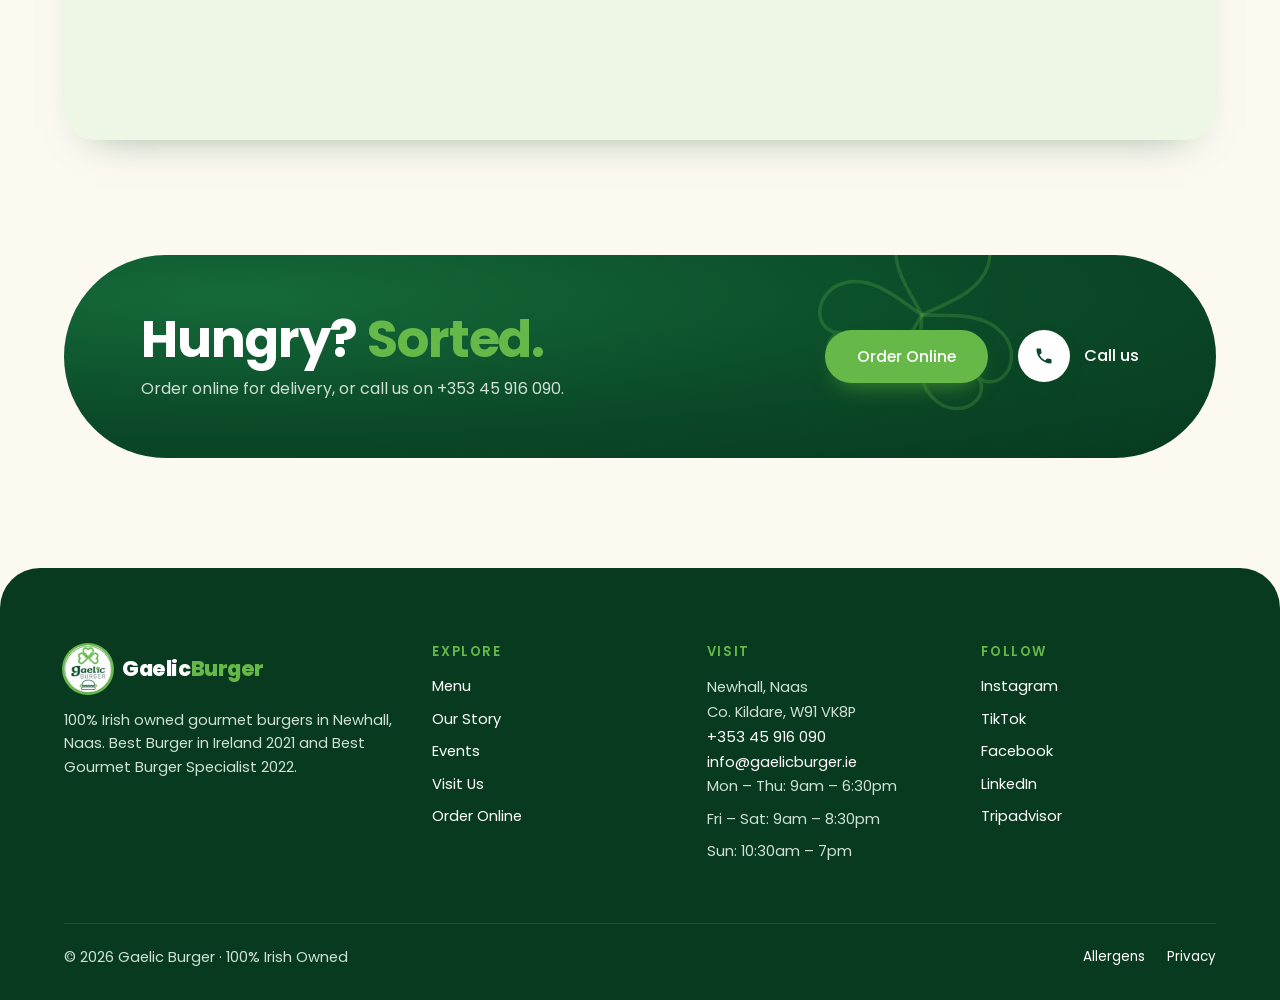
<file: contact.html>
<!doctype html>
<html lang="en-IE">
<head>
<meta charset="utf-8">
<meta name="viewport" content="width=device-width, initial-scale=1">
<title>Visit Us | Opening Hours &amp; Directions | Gaelic Burger, Naas</title>
<meta name="description" content="Gaelic Burger, Newhall, Naas, Co. Kildare, W91 VK8P. Open 7 days. Call +353 45 916 090. Opening hours, directions and accessibility information.">
<link rel="canonical" href="https://gaelic-burger.vercel.app/contact">
<meta name="theme-color" content="#0b4a28">
<meta property="og:type" content="website">
<meta property="og:site_name" content="Gaelic Burger">
<meta property="og:title" content="Visit Us | Opening Hours &amp; Directions | Gaelic Burger, Naas">
<meta property="og:description" content="Gaelic Burger, Newhall, Naas, Co. Kildare, W91 VK8P. Open 7 days. Call +353 45 916 090. Opening hours, directions and accessibility information.">
<meta property="og:url" content="https://gaelic-burger.vercel.app/contact">
<meta property="og:image" content="https://gaelic-burger.vercel.app/images/og-image.jpg">
<meta property="og:locale" content="en_IE">
<meta name="twitter:card" content="summary_large_image">
<link rel="icon" type="image/svg+xml" href="/images/favicon.svg">
<link rel="icon" type="image/png" sizes="48x48" href="/images/favicon.png">
<link rel="apple-touch-icon" href="/images/apple-touch-icon.png">
<link rel="preconnect" href="https://fonts.googleapis.com">
<link rel="preconnect" href="https://fonts.gstatic.com" crossorigin>
<link href="https://fonts.googleapis.com/css2?family=Poppins:wght@400;500;600;700;800&display=swap" rel="stylesheet">
<link rel="stylesheet" href="/site.css">
<script type="application/ld+json">
{
  "@context": "https://schema.org",
  "@type": "BreadcrumbList",
  "itemListElement": [
    {
      "@type": "ListItem",
      "position": 1,
      "name": "Home",
      "item": "https://gaelic-burger.vercel.app/"
    },
    {
      "@type": "ListItem",
      "position": 2,
      "name": "Visit Us",
      "item": "https://gaelic-burger.vercel.app/contact"
    }
  ]
}
</script>
</head>
<body>
<a class="skip" href="#main">Skip to content</a>
<svg width="0" height="0" class="defs" aria-hidden="true">
  <defs>
    <path id="leaf" d="M0 0C-7-7-19-15-19-27C-19-35-13-40-7.5-40C-3.5-40 0-37 0-33C0-37 3.5-40 7.5-40C13-40 19-35 19-27C19-15 7-7 0 0Z"/>
    <symbol id="shamrock" viewBox="-44 -44 88 88"><use href="#leaf"/><use href="#leaf" transform="rotate(120)"/><use href="#leaf" transform="rotate(240)"/></symbol>
    <symbol id="phone" viewBox="0 0 24 24"><path d="M6.6 10.8a15.1 15.1 0 0 0 6.6 6.6l2.2-2.2c.3-.3.7-.4 1-.2 1.1.4 2.3.6 3.6.6.6 0 1 .4 1 1V20c0 .6-.4 1-1 1A17 17 0 0 1 3 4c0-.6.4-1 1-1h3.5c.6 0 1 .4 1 1 0 1.3.2 2.5.6 3.6.1.3 0 .7-.2 1z"/></symbol>
    <symbol id="pin" viewBox="0 0 24 24"><path d="M12 2a7 7 0 0 0-7 7c0 5.2 7 13 7 13s7-7.8 7-13a7 7 0 0 0-7-7zm0 9.5A2.5 2.5 0 1 1 12 6.5a2.5 2.5 0 0 1 0 5z"/></symbol>
    <symbol id="bag" viewBox="0 0 24 24"><path d="M7 7V6a5 5 0 0 1 10 0v1h3l-1 14H5L4 7zm2 0h6V6a3 3 0 0 0-6 0z"/></symbol>
    <symbol id="info" viewBox="0 0 24 24"><path d="M12 2a10 10 0 1 0 0 20 10 10 0 0 0 0-20zm1 15h-2v-6h2zm0-8h-2V7h2z"/></symbol>
  </defs>
</svg>

<div class="top wrap">
  <span class="glow glow-a" aria-hidden="true"></span>
  <span class="glow glow-b" aria-hidden="true"></span>
  <header class="topbar">
    <a href="/" class="brand" aria-label="Gaelic Burger home">
      <img src="/images/logo.webp" alt="" width="48" height="48">
      <span>Gaelic<b>Burger</b></span>
    </a>
    <nav class="nav" aria-label="Main">
      <a href="/">Home</a>
      <a href="/menu">Menu</a>
      <a href="/about">Our Story</a>
      <a href="/events">Events</a>
      <a href="/contact" aria-current="page">Visit Us</a>
    </nav>
    <div class="topbar-right">
      <a class="icon-btn" href="tel:+35345916090" aria-label="Call +353 45 916 090"><svg><use href="#phone"/></svg></a>
      <a class="pill pill-leaf" href="https://www.just-eat.ie/restaurants-gaelic-burger-kildare/menu" target="_blank" rel="noopener">Order Online</a>
      <details class="mnav">
        <summary aria-label="Open menu"><span></span><span></span><span></span></summary>
        <nav aria-label="Mobile">
          <a href="/">Home</a>
          <a href="/menu">Menu</a>
          <a href="/about">Our Story</a>
          <a href="/events">Events</a>
          <a href="/contact" aria-current="page">Visit Us</a>
          <a href="tel:+35345916090">Call +353 45 916 090</a>
        </nav>
      </details>
    </div>
  </header>
  <section class="page-hero">
    <div class="hero-copy">
      <p class="crumb-trail"><a href="/">Home</a><span aria-hidden="true">/</span><span>Visit Us</span></p>
      <p class="kicker">Find us</p>
      <h1>Come <em>hungry.</em></h1>
      <p class="lede">Newhall, Naas, Co. Kildare. Open seven days a week, from breakfast to dinner.</p>
      <div class="cta">
        <a class="pill pill-leaf" href="https://maps.app.goo.gl/uh41q87rJhTMWopP6" target="_blank" rel="noopener">Get Directions</a>
        <a class="call" href="tel:+35345916090"><span class="call-dot"><svg aria-hidden="true"><use href="#phone"/></svg></span>+353 45 916 090</a>
      </div>
    </div>
    <div class="ph-art">
      <picture><source srcset="/images/truck-day.webp" type="image/webp"><img class="capsule" src="/images/truck-day.jpg" alt="The Gaelic Burger truck in Newhall, Naas" width="640" height="480"></picture>
      <span class="crumbs" aria-hidden="true"><i></i><i></i><i></i><i></i></span>
      <div class="stamp" role="img" aria-label="Ireland's Best Burger"><span><small>Best in</small><b>Ireland</b><small>Burger</small></span></div>
    </div>
  </section>
</div>

<main id="main">
  <section class="wrap section section-tight" aria-label="Opening hours and contact details">
    <div class="info-grid">
      <div class="card">
        <h2>Opening hours</h2>
        <table class="hours">
          <tr><th scope="row">Monday</th><td>9:00am – 6:30pm</td></tr>
          <tr><th scope="row">Tuesday</th><td>9:00am – 6:30pm</td></tr>
          <tr><th scope="row">Wednesday</th><td>9:00am – 6:30pm</td></tr>
          <tr><th scope="row">Thursday</th><td>9:00am – 6:30pm</td></tr>
          <tr><th scope="row">Friday</th><td>9:00am – 8:30pm</td></tr>
          <tr><th scope="row">Saturday</th><td>9:00am – 8:30pm</td></tr>
          <tr><th scope="row">Sunday</th><td>10:30am – 7:00pm</td></tr>
        </table>
        <p class="small">Hours may differ on bank holidays. Check our Facebook page for updates.</p>
      </div>
      <div class="card">
        <h2>Get in touch</h2>
        <address><strong>Gaelic Burger</strong><br>Newhall, Naas<br>Co. Kildare, W91 VK8P</address>
        <a class="big-phone" href="tel:+35345916090">+353 45 916 090</a>
        <a class="big-mail" href="mailto:info@gaelicburger.ie">info@gaelicburger.ie</a>
        <div class="cta">
          <a class="pill pill-leaf" href="https://maps.app.goo.gl/uh41q87rJhTMWopP6" target="_blank" rel="noopener">Directions</a>
          <a class="pill pill-line" href="https://www.just-eat.ie/restaurants-gaelic-burger-kildare/menu" target="_blank" rel="noopener">Order Online</a>
        </div>
        <h3>Good to know</h3>
        <ul class="ticks">
          <li>Outdoor seating</li>
          <li>Wheelchair accessible entrance, parking, seating and toilet</li>
          <li>Breakfast bap served all day, 7 days a week</li>
          <li>Come visit Paddy the Leprechaun</li>
        </ul>
      </div>
    </div>
    <div class="map">
      <iframe title="Map showing Gaelic Burger, Newhall, Naas" src="https://www.google.com/maps?q=Gaelic+Burger,+Newhall,+Naas,+W91+VK8P&amp;output=embed" loading="lazy" referrerpolicy="no-referrer-when-downgrade"></iframe>
    </div>
  </section>

<section class="wrap" aria-label="Order">
    <div class="order-band">
      <svg aria-hidden="true"><use href="#shamrock"/></svg>
      <div>
        <h2>Hungry? <em>Sorted.</em></h2>
        <p>Order online for delivery, or call us on +353 45 916 090.</p>
      </div>
      <div class="cta">
        <a class="pill pill-leaf" href="https://www.just-eat.ie/restaurants-gaelic-burger-kildare/menu" target="_blank" rel="noopener">Order Online</a>
        <a class="call call-light" href="tel:+35345916090"><span class="call-dot"><svg aria-hidden="true"><use href="#phone"/></svg></span>Call us</a>
      </div>
    </div>
  </section>
</main>

<footer class="foot">
  <div class="wrap">
    <div class="foot-grid">
      <div>
        <a href="/" class="brand" aria-label="Gaelic Burger home">
          <img src="/images/logo.webp" alt="" width="44" height="44" loading="lazy">
          <span>Gaelic<b>Burger</b></span>
        </a>
        <p>100% Irish owned gourmet burgers in Newhall, Naas. Best Burger in Ireland 2021 and Best Gourmet Burger Specialist 2022.</p>
      </div>
      <div>
        <h2>Explore</h2>
        <ul>
          <li><a href="/menu">Menu</a></li>
          <li><a href="/about">Our Story</a></li>
          <li><a href="/events">Events</a></li>
          <li><a href="/contact">Visit Us</a></li>
          <li><a href="https://www.just-eat.ie/restaurants-gaelic-burger-kildare/menu" target="_blank" rel="noopener">Order Online</a></li>
        </ul>
      </div>
      <div>
        <h2>Visit</h2>
        <address>Newhall, Naas<br>Co. Kildare, W91 VK8P<br><a href="tel:+35345916090">+353 45 916 090</a><br><a href="mailto:info@gaelicburger.ie">info@gaelicburger.ie</a></address>
        <ul class="foot-hours">
          <li>Mon – Thu: 9am – 6:30pm</li>
          <li>Fri – Sat: 9am – 8:30pm</li>
          <li>Sun: 10:30am – 7pm</li>
        </ul>
      </div>
      <div>
        <h2>Follow</h2>
        <ul>
          <li><a href="https://www.instagram.com/gaelicburger" target="_blank" rel="noopener">Instagram</a></li>
          <li><a href="https://www.tiktok.com/@gaelicburger" target="_blank" rel="noopener">TikTok</a></li>
          <li><a href="https://www.facebook.com/Gaelicburger/" target="_blank" rel="noopener">Facebook</a></li>
          <li><a href="https://www.linkedin.com/company/gaelic-burger" target="_blank" rel="noopener">LinkedIn</a></li>
          <li><a href="https://www.tripadvisor.com/Restaurant_Review-g551559-d23295632-Reviews-Gaelic_Burger_Coffee-Naas_County_Kildare.html" target="_blank" rel="noopener">Tripadvisor</a></li>
        </ul>
      </div>
    </div>
    <div class="foot-bottom">
      <p>&copy; 2026 Gaelic Burger &middot; 100% Irish Owned</p>
      <nav aria-label="Legal"><a href="/allergens">Allergens</a><a href="/privacy">Privacy</a></nav>
    </div>
  </div>
</footer>
</body>
</html>
</file>
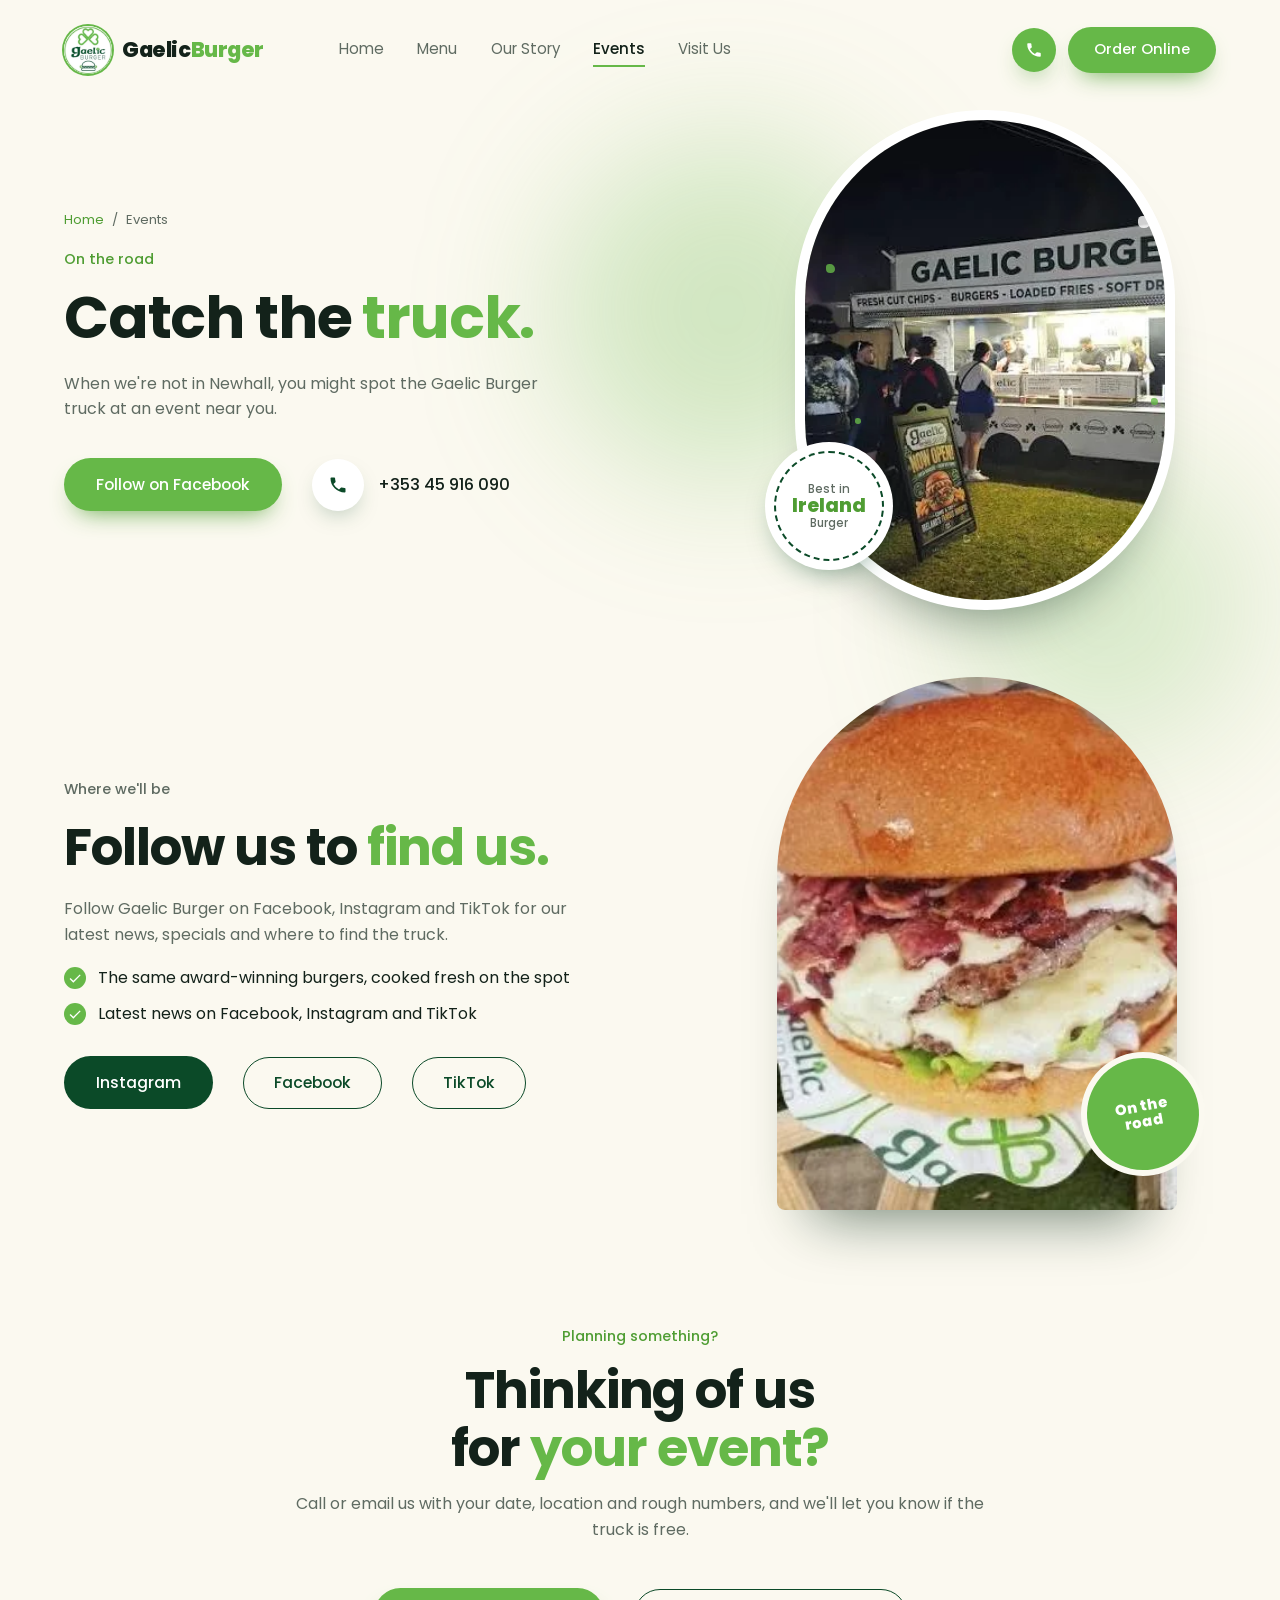
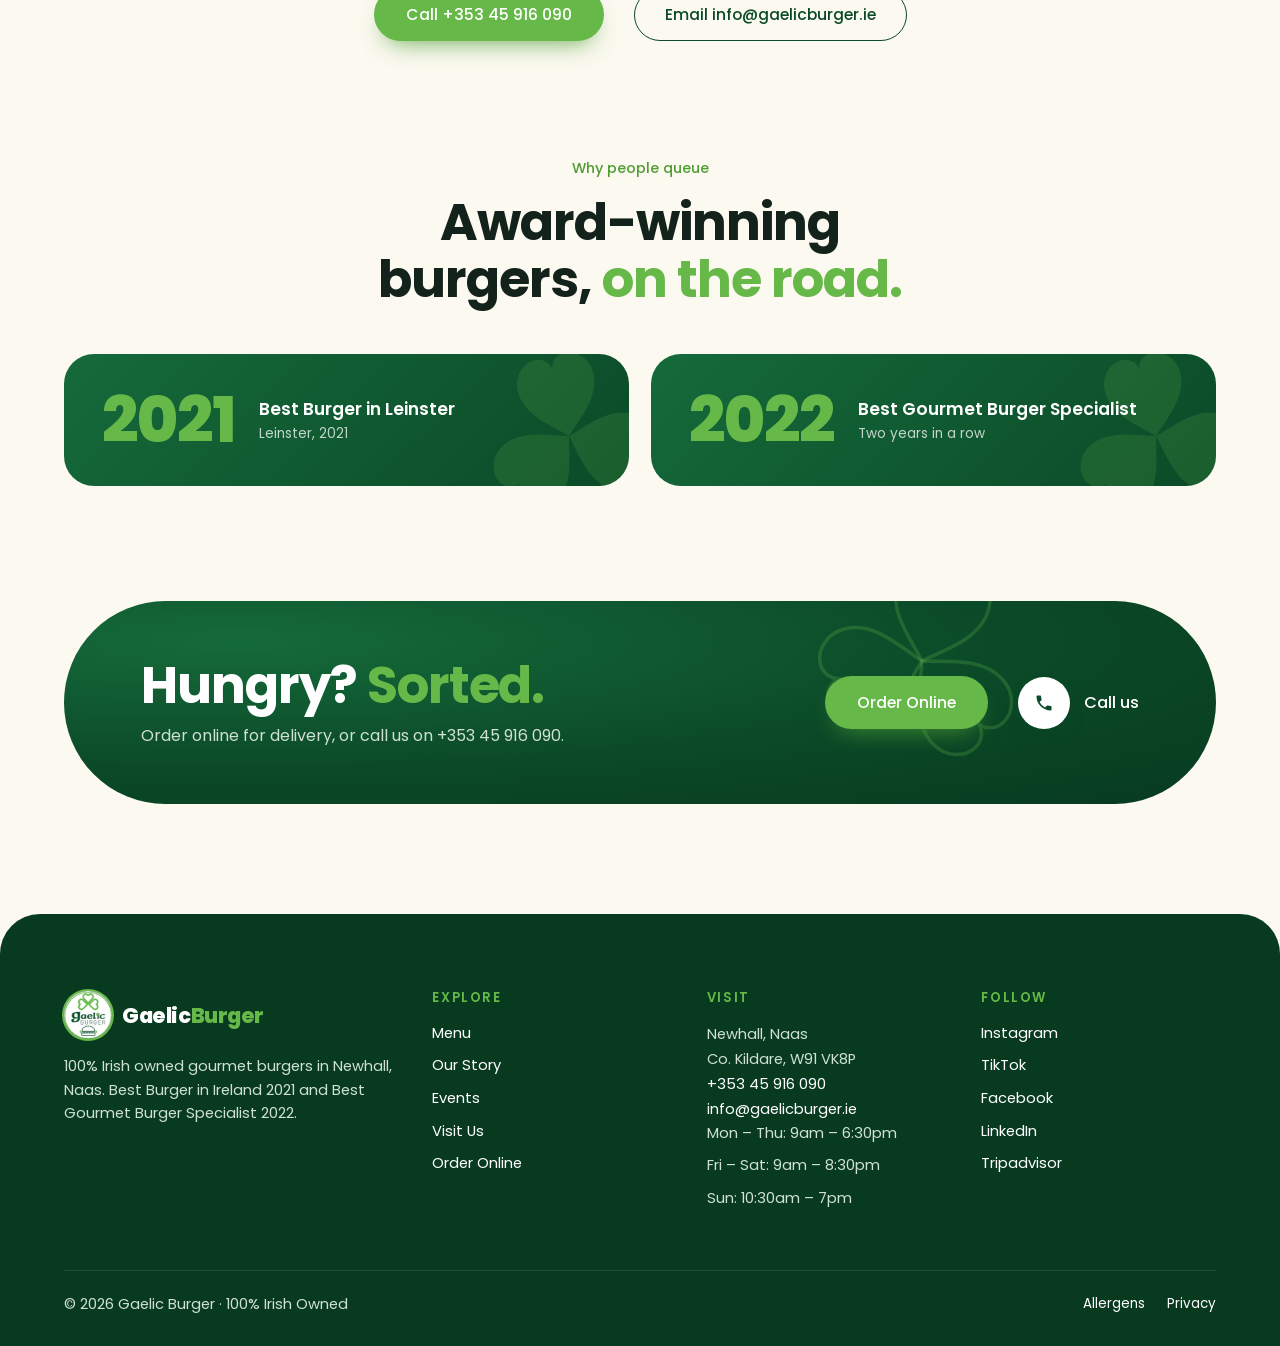
<file: events.html>
<!doctype html>
<html lang="en-IE">
<head>
<meta charset="utf-8">
<meta name="viewport" content="width=device-width, initial-scale=1">
<title>Events | Find the Gaelic Burger Truck | Naas, Co. Kildare</title>
<meta name="description" content="The Gaelic Burger truck pops up at events. Follow us on Facebook, Instagram and TikTok to see where we'll be next, or call or email us to book the truck.">
<link rel="canonical" href="https://gaelic-burger.vercel.app/events">
<meta name="theme-color" content="#0b4a28">
<meta property="og:type" content="website">
<meta property="og:site_name" content="Gaelic Burger">
<meta property="og:title" content="Events | Find the Gaelic Burger Truck | Naas, Co. Kildare">
<meta property="og:description" content="The Gaelic Burger truck pops up at events. Follow us on Facebook, Instagram and TikTok to see where we'll be next, or call or email us to book the truck.">
<meta property="og:url" content="https://gaelic-burger.vercel.app/events">
<meta property="og:image" content="https://gaelic-burger.vercel.app/images/og-image.jpg">
<meta property="og:locale" content="en_IE">
<meta name="twitter:card" content="summary_large_image">
<link rel="icon" type="image/svg+xml" href="/images/favicon.svg">
<link rel="icon" type="image/png" sizes="48x48" href="/images/favicon.png">
<link rel="apple-touch-icon" href="/images/apple-touch-icon.png">
<link rel="preconnect" href="https://fonts.googleapis.com">
<link rel="preconnect" href="https://fonts.gstatic.com" crossorigin>
<link href="https://fonts.googleapis.com/css2?family=Poppins:wght@400;500;600;700;800&display=swap" rel="stylesheet">
<link rel="stylesheet" href="/site.css">
<script type="application/ld+json">
{
  "@context": "https://schema.org",
  "@type": "BreadcrumbList",
  "itemListElement": [
    {
      "@type": "ListItem",
      "position": 1,
      "name": "Home",
      "item": "https://gaelic-burger.vercel.app/"
    },
    {
      "@type": "ListItem",
      "position": 2,
      "name": "Events",
      "item": "https://gaelic-burger.vercel.app/events"
    }
  ]
}
</script>
</head>
<body>
<a class="skip" href="#main">Skip to content</a>
<svg width="0" height="0" class="defs" aria-hidden="true">
  <defs>
    <path id="leaf" d="M0 0C-7-7-19-15-19-27C-19-35-13-40-7.5-40C-3.5-40 0-37 0-33C0-37 3.5-40 7.5-40C13-40 19-35 19-27C19-15 7-7 0 0Z"/>
    <symbol id="shamrock" viewBox="-44 -44 88 88"><use href="#leaf"/><use href="#leaf" transform="rotate(120)"/><use href="#leaf" transform="rotate(240)"/></symbol>
    <symbol id="phone" viewBox="0 0 24 24"><path d="M6.6 10.8a15.1 15.1 0 0 0 6.6 6.6l2.2-2.2c.3-.3.7-.4 1-.2 1.1.4 2.3.6 3.6.6.6 0 1 .4 1 1V20c0 .6-.4 1-1 1A17 17 0 0 1 3 4c0-.6.4-1 1-1h3.5c.6 0 1 .4 1 1 0 1.3.2 2.5.6 3.6.1.3 0 .7-.2 1z"/></symbol>
    <symbol id="pin" viewBox="0 0 24 24"><path d="M12 2a7 7 0 0 0-7 7c0 5.2 7 13 7 13s7-7.8 7-13a7 7 0 0 0-7-7zm0 9.5A2.5 2.5 0 1 1 12 6.5a2.5 2.5 0 0 1 0 5z"/></symbol>
    <symbol id="bag" viewBox="0 0 24 24"><path d="M7 7V6a5 5 0 0 1 10 0v1h3l-1 14H5L4 7zm2 0h6V6a3 3 0 0 0-6 0z"/></symbol>
    <symbol id="info" viewBox="0 0 24 24"><path d="M12 2a10 10 0 1 0 0 20 10 10 0 0 0 0-20zm1 15h-2v-6h2zm0-8h-2V7h2z"/></symbol>
  </defs>
</svg>

<div class="top wrap">
  <span class="glow glow-a" aria-hidden="true"></span>
  <span class="glow glow-b" aria-hidden="true"></span>
  <header class="topbar">
    <a href="/" class="brand" aria-label="Gaelic Burger home">
      <img src="/images/logo.webp" alt="" width="48" height="48">
      <span>Gaelic<b>Burger</b></span>
    </a>
    <nav class="nav" aria-label="Main">
      <a href="/">Home</a>
      <a href="/menu">Menu</a>
      <a href="/about">Our Story</a>
      <a href="/events" aria-current="page">Events</a>
      <a href="/contact">Visit Us</a>
    </nav>
    <div class="topbar-right">
      <a class="icon-btn" href="tel:+35345916090" aria-label="Call +353 45 916 090"><svg><use href="#phone"/></svg></a>
      <a class="pill pill-leaf" href="https://www.just-eat.ie/restaurants-gaelic-burger-kildare/menu" target="_blank" rel="noopener">Order Online</a>
      <details class="mnav">
        <summary aria-label="Open menu"><span></span><span></span><span></span></summary>
        <nav aria-label="Mobile">
          <a href="/">Home</a>
          <a href="/menu">Menu</a>
          <a href="/about">Our Story</a>
          <a href="/events" aria-current="page">Events</a>
          <a href="/contact">Visit Us</a>
          <a href="tel:+35345916090">Call +353 45 916 090</a>
        </nav>
      </details>
    </div>
  </header>
  <section class="page-hero">
    <div class="hero-copy">
      <p class="crumb-trail"><a href="/">Home</a><span aria-hidden="true">/</span><span>Events</span></p>
      <p class="kicker">On the road</p>
      <h1>Catch the <em>truck.</em></h1>
      <p class="lede">When we're not in Newhall, you might spot the Gaelic Burger truck at an event near you.</p>
      <div class="cta">
        <a class="pill pill-leaf" href="https://www.facebook.com/Gaelicburger/" target="_blank" rel="noopener">Follow on Facebook</a>
        <a class="call" href="tel:+35345916090"><span class="call-dot"><svg aria-hidden="true"><use href="#phone"/></svg></span>+353 45 916 090</a>
      </div>
    </div>
    <div class="ph-art">
      <picture><source srcset="/images/truck-night.webp" type="image/webp"><img class="capsule" src="/images/truck-night.jpg" alt="Queue at the Gaelic Burger truck at a night event" width="467" height="428"></picture>
      <span class="crumbs" aria-hidden="true"><i></i><i></i><i></i><i></i></span>
      <div class="stamp" role="img" aria-label="Ireland's Best Burger"><span><small>Best in</small><b>Ireland</b><small>Burger</small></span></div>
    </div>
  </section>
</div>

<main id="main">
  <section class="wrap section section-tight" aria-labelledby="where-h">
    <div class="split flip">
      <div class="split-art">
      <img src="/images/burger.webp" alt="Gaelic Burger bacon cheeseburger" width="300" height="320" loading="lazy">
        <span class="badge-round">On the<br>road</span>
      </div>
      <div class="split-copy">
        <p class="kicker">Where we'll be</p>
        <h2 id="where-h">Follow us to <em>find us.</em></h2>
        <p>Follow Gaelic Burger on Facebook, Instagram and TikTok for our latest news, specials and where to find the truck.</p>
        <ul class="ticks">
          <li>The same award-winning burgers, cooked fresh on the spot</li>
          <li>Latest news on Facebook, Instagram and TikTok</li>
        </ul>
        <div class="cta">
          <a class="pill pill-bottle" href="https://www.instagram.com/gaelicburger" target="_blank" rel="noopener">Instagram</a>
          <a class="pill pill-line" href="https://www.facebook.com/Gaelicburger/" target="_blank" rel="noopener">Facebook</a>
          <a class="pill pill-line" href="https://www.tiktok.com/@gaelicburger" target="_blank" rel="noopener">TikTok</a>
        </div>
      </div>
    </div>
  </section>

  <section class="wrap section section-tight center" aria-labelledby="plan-h">
    <div class="head">
      <p class="kicker">Planning something?</p>
      <h2 id="plan-h">Thinking of us for <em>your event?</em></h2>
      <p>Call or email us with your date, location and rough numbers, and we'll let you know if the truck is free.</p>
    </div>
    <div class="cta">
      <a class="pill pill-leaf" href="tel:+35345916090">Call +353 45 916 090</a>
      <a class="pill pill-line" href="mailto:info@gaelicburger.ie?subject=Food%20truck%20booking">Email info@gaelicburger.ie</a>
    </div>
  </section>

  <section class="wrap section section-tight" aria-labelledby="ev-awards-h">
    <div class="head"><p class="kicker">Why people queue</p><h2 id="ev-awards-h">Award-winning burgers, <em>on the road.</em></h2></div>
    <div class="awards">
      <div class="award"><svg aria-hidden="true"><use href="#shamrock"/></svg><span class="yr">2021</span><p>Best Burger in Leinster<small>Leinster, 2021</small></p></div>
      <div class="award"><svg aria-hidden="true"><use href="#shamrock"/></svg><span class="yr">2022</span><p>Best Gourmet Burger Specialist<small>Two years in a row</small></p></div>
    </div>
  </section>

<section class="wrap" aria-label="Order">
    <div class="order-band">
      <svg aria-hidden="true"><use href="#shamrock"/></svg>
      <div>
        <h2>Hungry? <em>Sorted.</em></h2>
        <p>Order online for delivery, or call us on +353 45 916 090.</p>
      </div>
      <div class="cta">
        <a class="pill pill-leaf" href="https://www.just-eat.ie/restaurants-gaelic-burger-kildare/menu" target="_blank" rel="noopener">Order Online</a>
        <a class="call call-light" href="tel:+35345916090"><span class="call-dot"><svg aria-hidden="true"><use href="#phone"/></svg></span>Call us</a>
      </div>
    </div>
  </section>
</main>

<footer class="foot">
  <div class="wrap">
    <div class="foot-grid">
      <div>
        <a href="/" class="brand" aria-label="Gaelic Burger home">
          <img src="/images/logo.webp" alt="" width="44" height="44" loading="lazy">
          <span>Gaelic<b>Burger</b></span>
        </a>
        <p>100% Irish owned gourmet burgers in Newhall, Naas. Best Burger in Ireland 2021 and Best Gourmet Burger Specialist 2022.</p>
      </div>
      <div>
        <h2>Explore</h2>
        <ul>
          <li><a href="/menu">Menu</a></li>
          <li><a href="/about">Our Story</a></li>
          <li><a href="/events">Events</a></li>
          <li><a href="/contact">Visit Us</a></li>
          <li><a href="https://www.just-eat.ie/restaurants-gaelic-burger-kildare/menu" target="_blank" rel="noopener">Order Online</a></li>
        </ul>
      </div>
      <div>
        <h2>Visit</h2>
        <address>Newhall, Naas<br>Co. Kildare, W91 VK8P<br><a href="tel:+35345916090">+353 45 916 090</a><br><a href="mailto:info@gaelicburger.ie">info@gaelicburger.ie</a></address>
        <ul class="foot-hours">
          <li>Mon – Thu: 9am – 6:30pm</li>
          <li>Fri – Sat: 9am – 8:30pm</li>
          <li>Sun: 10:30am – 7pm</li>
        </ul>
      </div>
      <div>
        <h2>Follow</h2>
        <ul>
          <li><a href="https://www.instagram.com/gaelicburger" target="_blank" rel="noopener">Instagram</a></li>
          <li><a href="https://www.tiktok.com/@gaelicburger" target="_blank" rel="noopener">TikTok</a></li>
          <li><a href="https://www.facebook.com/Gaelicburger/" target="_blank" rel="noopener">Facebook</a></li>
          <li><a href="https://www.linkedin.com/company/gaelic-burger" target="_blank" rel="noopener">LinkedIn</a></li>
          <li><a href="https://www.tripadvisor.com/Restaurant_Review-g551559-d23295632-Reviews-Gaelic_Burger_Coffee-Naas_County_Kildare.html" target="_blank" rel="noopener">Tripadvisor</a></li>
        </ul>
      </div>
    </div>
    <div class="foot-bottom">
      <p>&copy; 2026 Gaelic Burger &middot; 100% Irish Owned</p>
      <nav aria-label="Legal"><a href="/allergens">Allergens</a><a href="/privacy">Privacy</a></nav>
    </div>
  </div>
</footer>
</body>
</html>
</file>
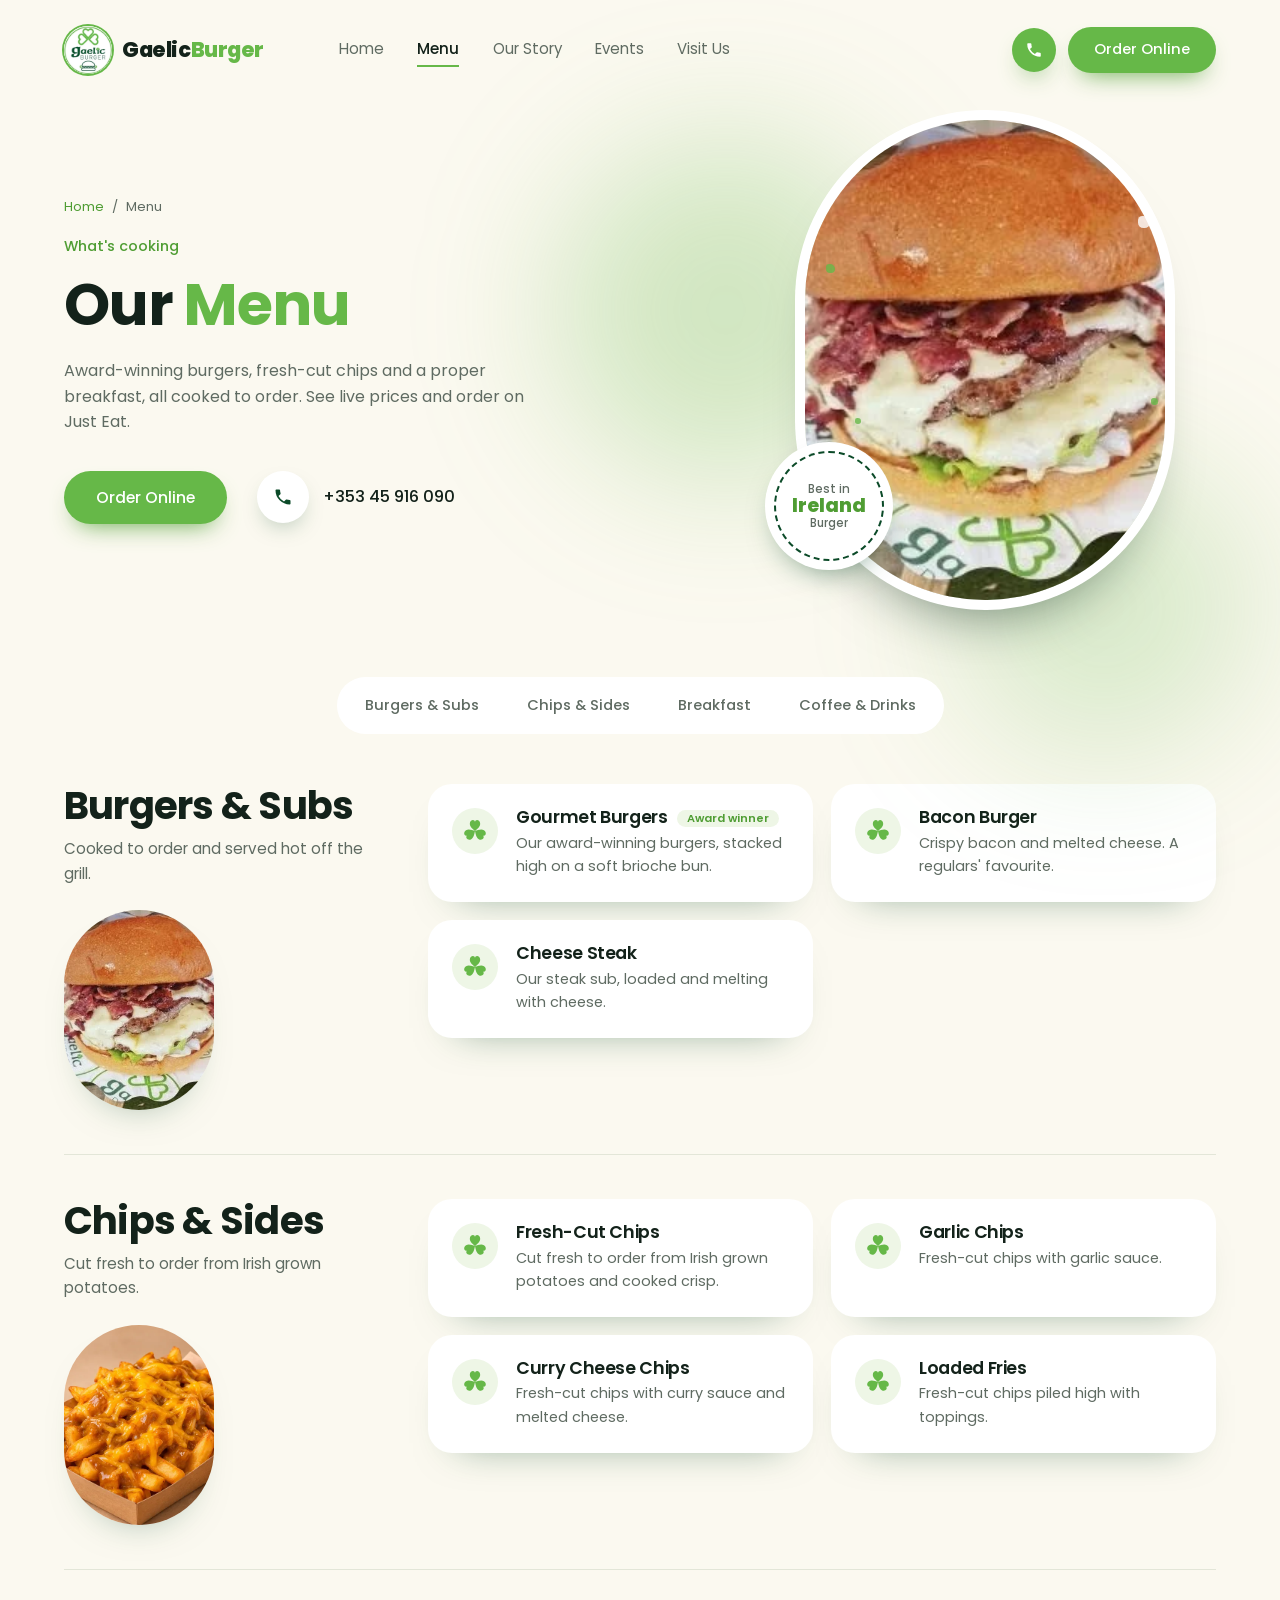
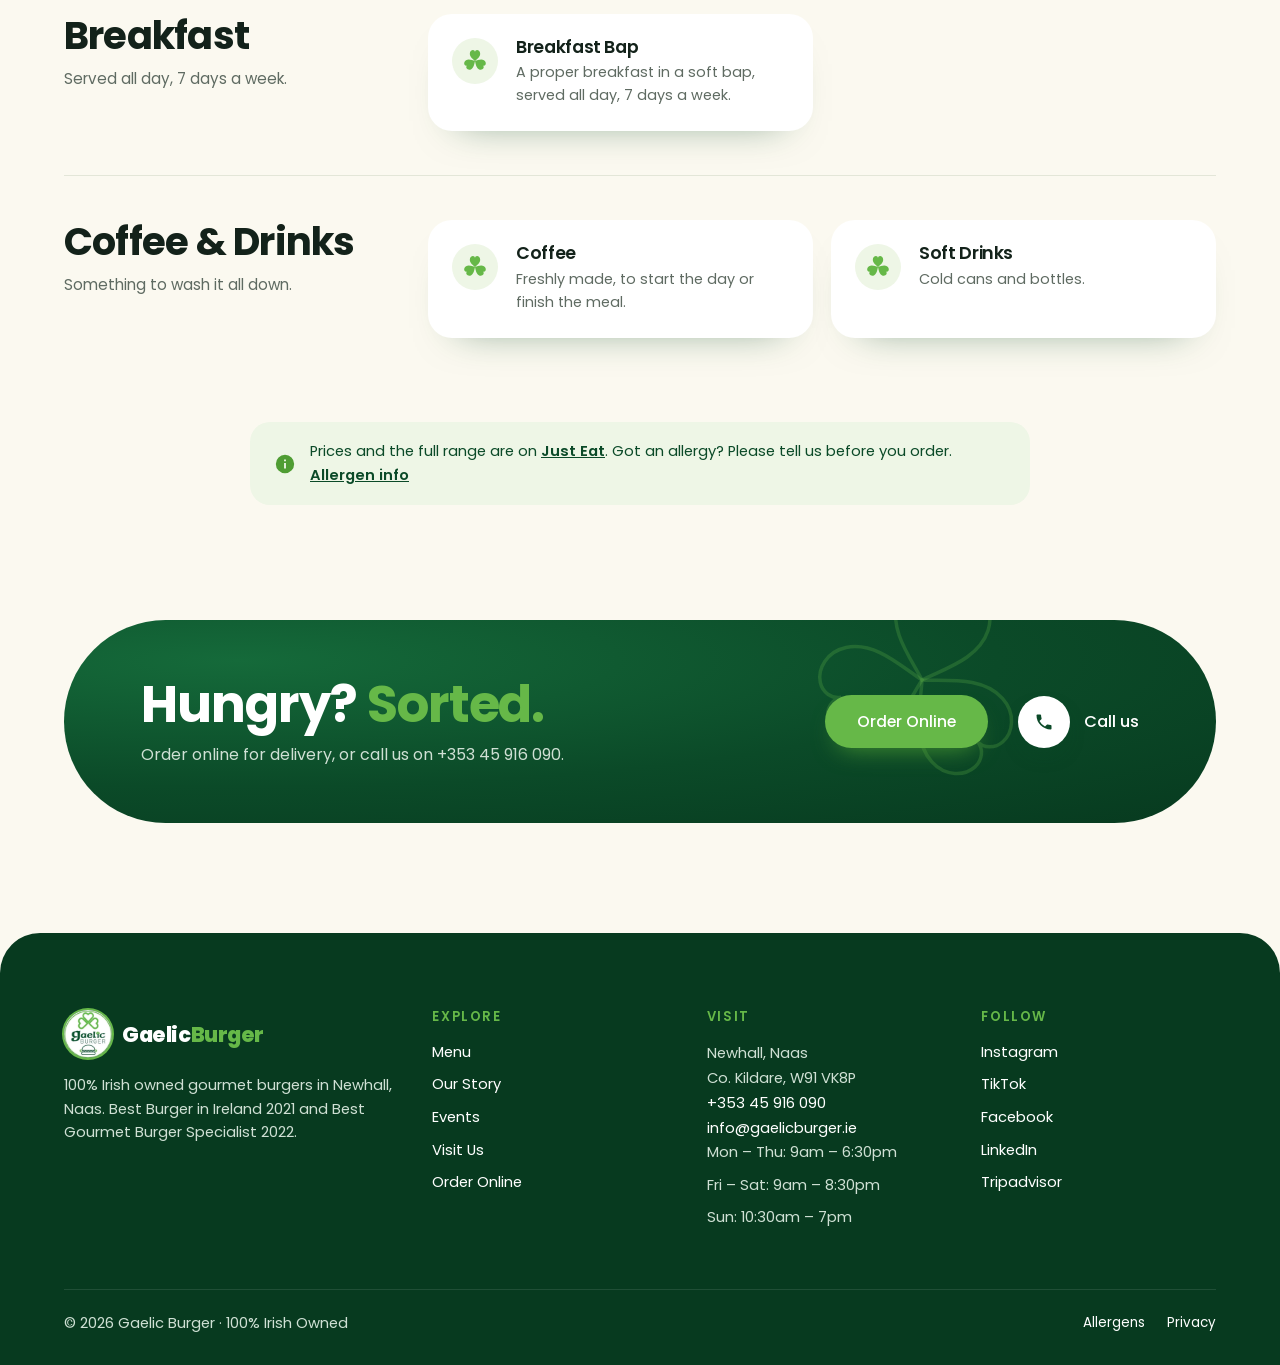
<file: menu.html>
<!doctype html>
<html lang="en-IE">
<head>
<meta charset="utf-8">
<meta name="viewport" content="width=device-width, initial-scale=1">
<title>Menu | Gourmet Burgers, Chips &amp; Breakfast | Gaelic Burger, Naas</title>
<meta name="description" content="Gourmet burgers, bacon burgers, cheese steak, fresh-cut chips, curry cheese chips, loaded fries, breakfast baps and coffee at Gaelic Burger, Newhall, Naas.">
<link rel="canonical" href="https://gaelic-burger.vercel.app/menu">
<meta name="theme-color" content="#0b4a28">
<meta property="og:type" content="website">
<meta property="og:site_name" content="Gaelic Burger">
<meta property="og:title" content="Menu | Gourmet Burgers, Chips &amp; Breakfast | Gaelic Burger, Naas">
<meta property="og:description" content="Gourmet burgers, bacon burgers, cheese steak, fresh-cut chips, curry cheese chips, loaded fries, breakfast baps and coffee at Gaelic Burger, Newhall, Naas.">
<meta property="og:url" content="https://gaelic-burger.vercel.app/menu">
<meta property="og:image" content="https://gaelic-burger.vercel.app/images/og-image.jpg">
<meta property="og:locale" content="en_IE">
<meta name="twitter:card" content="summary_large_image">
<link rel="icon" type="image/svg+xml" href="/images/favicon.svg">
<link rel="icon" type="image/png" sizes="48x48" href="/images/favicon.png">
<link rel="apple-touch-icon" href="/images/apple-touch-icon.png">
<link rel="preconnect" href="https://fonts.googleapis.com">
<link rel="preconnect" href="https://fonts.gstatic.com" crossorigin>
<link href="https://fonts.googleapis.com/css2?family=Poppins:wght@400;500;600;700;800&display=swap" rel="stylesheet">
<link rel="stylesheet" href="/site.css">
<script type="application/ld+json">
{
  "@context": "https://schema.org",
  "@type": "BreadcrumbList",
  "itemListElement": [
    {
      "@type": "ListItem",
      "position": 1,
      "name": "Home",
      "item": "https://gaelic-burger.vercel.app/"
    },
    {
      "@type": "ListItem",
      "position": 2,
      "name": "Menu",
      "item": "https://gaelic-burger.vercel.app/menu"
    }
  ]
}
</script>
</head>
<body>
<a class="skip" href="#main">Skip to content</a>
<svg width="0" height="0" class="defs" aria-hidden="true">
  <defs>
    <path id="leaf" d="M0 0C-7-7-19-15-19-27C-19-35-13-40-7.5-40C-3.5-40 0-37 0-33C0-37 3.5-40 7.5-40C13-40 19-35 19-27C19-15 7-7 0 0Z"/>
    <symbol id="shamrock" viewBox="-44 -44 88 88"><use href="#leaf"/><use href="#leaf" transform="rotate(120)"/><use href="#leaf" transform="rotate(240)"/></symbol>
    <symbol id="phone" viewBox="0 0 24 24"><path d="M6.6 10.8a15.1 15.1 0 0 0 6.6 6.6l2.2-2.2c.3-.3.7-.4 1-.2 1.1.4 2.3.6 3.6.6.6 0 1 .4 1 1V20c0 .6-.4 1-1 1A17 17 0 0 1 3 4c0-.6.4-1 1-1h3.5c.6 0 1 .4 1 1 0 1.3.2 2.5.6 3.6.1.3 0 .7-.2 1z"/></symbol>
    <symbol id="pin" viewBox="0 0 24 24"><path d="M12 2a7 7 0 0 0-7 7c0 5.2 7 13 7 13s7-7.8 7-13a7 7 0 0 0-7-7zm0 9.5A2.5 2.5 0 1 1 12 6.5a2.5 2.5 0 0 1 0 5z"/></symbol>
    <symbol id="bag" viewBox="0 0 24 24"><path d="M7 7V6a5 5 0 0 1 10 0v1h3l-1 14H5L4 7zm2 0h6V6a3 3 0 0 0-6 0z"/></symbol>
    <symbol id="info" viewBox="0 0 24 24"><path d="M12 2a10 10 0 1 0 0 20 10 10 0 0 0 0-20zm1 15h-2v-6h2zm0-8h-2V7h2z"/></symbol>
  </defs>
</svg>

<div class="top wrap">
  <span class="glow glow-a" aria-hidden="true"></span>
  <span class="glow glow-b" aria-hidden="true"></span>
  <header class="topbar">
    <a href="/" class="brand" aria-label="Gaelic Burger home">
      <img src="/images/logo.webp" alt="" width="48" height="48">
      <span>Gaelic<b>Burger</b></span>
    </a>
    <nav class="nav" aria-label="Main">
      <a href="/">Home</a>
      <a href="/menu" aria-current="page">Menu</a>
      <a href="/about">Our Story</a>
      <a href="/events">Events</a>
      <a href="/contact">Visit Us</a>
    </nav>
    <div class="topbar-right">
      <a class="icon-btn" href="tel:+35345916090" aria-label="Call +353 45 916 090"><svg><use href="#phone"/></svg></a>
      <a class="pill pill-leaf" href="https://www.just-eat.ie/restaurants-gaelic-burger-kildare/menu" target="_blank" rel="noopener">Order Online</a>
      <details class="mnav">
        <summary aria-label="Open menu"><span></span><span></span><span></span></summary>
        <nav aria-label="Mobile">
          <a href="/">Home</a>
          <a href="/menu" aria-current="page">Menu</a>
          <a href="/about">Our Story</a>
          <a href="/events">Events</a>
          <a href="/contact">Visit Us</a>
          <a href="tel:+35345916090">Call +353 45 916 090</a>
        </nav>
      </details>
    </div>
  </header>
  <section class="page-hero">
    <div class="hero-copy">
      <p class="crumb-trail"><a href="/">Home</a><span aria-hidden="true">/</span><span>Menu</span></p>
      <p class="kicker">What's cooking</p>
      <h1>Our <em>Menu</em></h1>
      <p class="lede">Award-winning burgers, fresh-cut chips and a proper breakfast, all cooked to order. See live prices and order on Just Eat.</p>
      <div class="cta">
        <a class="pill pill-leaf" href="https://www.just-eat.ie/restaurants-gaelic-burger-kildare/menu" target="_blank" rel="noopener">Order Online</a>
        <a class="call" href="tel:+35345916090"><span class="call-dot"><svg aria-hidden="true"><use href="#phone"/></svg></span>+353 45 916 090</a>
      </div>
    </div>
    <div class="ph-art">
      <img class="capsule" src="/images/burger.webp" alt="Gaelic Burger bacon cheeseburger" width="300" height="320">
      <span class="crumbs" aria-hidden="true"><i></i><i></i><i></i><i></i></span>
      <div class="stamp" role="img" aria-label="Ireland's Best Burger"><span><small>Best in</small><b>Ireland</b><small>Burger</small></span></div>
    </div>
  </section>
</div>

<main id="main">
  <div class="wrap section section-tight">
    <nav class="menu-nav" aria-label="Menu sections">
      <a href="#burgers">Burgers &amp; Subs</a>
      <a href="#chips">Chips &amp; Sides</a>
      <a href="#breakfast">Breakfast</a>
      <a href="#drinks">Coffee &amp; Drinks</a>
    </nav>
    <section class="menu-cat" id="burgers" aria-labelledby="burgers-h">
      <div class="cat-head">
        <div><h2 id="burgers-h">Burgers &amp; Subs</h2><p>Cooked to order and served hot off the grill.</p></div>
        <img src="/images/burger.webp" alt="Gaelic Burger bacon cheeseburger" width="300" height="320" loading="lazy">
      </div>
      <ul class="items">
        <li class="item"><span class="ico"><svg aria-hidden="true"><use href="#shamrock"/></svg></span><div><h3>Gourmet Burgers <span class="tag">Award winner</span></h3><p>Our award-winning burgers, stacked high on a soft brioche bun.</p></div></li>
        <li class="item"><span class="ico"><svg aria-hidden="true"><use href="#shamrock"/></svg></span><div><h3>Bacon Burger</h3><p>Crispy bacon and melted cheese. A regulars' favourite.</p></div></li>
        <li class="item"><span class="ico"><svg aria-hidden="true"><use href="#shamrock"/></svg></span><div><h3>Cheese Steak</h3><p>Our steak sub, loaded and melting with cheese.</p></div></li>
      </ul>
    </section>
    <section class="menu-cat" id="chips" aria-labelledby="chips-h">
      <div class="cat-head">
        <div><h2 id="chips-h">Chips &amp; Sides</h2><p>Cut fresh to order from Irish grown potatoes.</p></div>
        <img src="/images/fries.webp" alt="Loaded chips with cheese and curry sauce" width="400" height="600" loading="lazy">
      </div>
      <ul class="items">
        <li class="item"><span class="ico"><svg aria-hidden="true"><use href="#shamrock"/></svg></span><div><h3>Fresh-Cut Chips</h3><p>Cut fresh to order from Irish grown potatoes and cooked crisp.</p></div></li>
        <li class="item"><span class="ico"><svg aria-hidden="true"><use href="#shamrock"/></svg></span><div><h3>Garlic Chips</h3><p>Fresh-cut chips with garlic sauce.</p></div></li>
        <li class="item"><span class="ico"><svg aria-hidden="true"><use href="#shamrock"/></svg></span><div><h3>Curry Cheese Chips</h3><p>Fresh-cut chips with curry sauce and melted cheese.</p></div></li>
        <li class="item"><span class="ico"><svg aria-hidden="true"><use href="#shamrock"/></svg></span><div><h3>Loaded Fries</h3><p>Fresh-cut chips piled high with toppings.</p></div></li>
      </ul>
    </section>
    <section class="menu-cat" id="breakfast" aria-labelledby="breakfast-h">
      <div class="cat-head">
        <div><h2 id="breakfast-h">Breakfast</h2><p>Served all day, 7 days a week.</p></div>
      </div>
      <ul class="items">
        <li class="item"><span class="ico"><svg aria-hidden="true"><use href="#shamrock"/></svg></span><div><h3>Breakfast Bap</h3><p>A proper breakfast in a soft bap, served all day, 7 days a week.</p></div></li>
      </ul>
    </section>
    <section class="menu-cat" id="drinks" aria-labelledby="drinks-h">
      <div class="cat-head">
        <div><h2 id="drinks-h">Coffee &amp; Drinks</h2><p>Something to wash it all down.</p></div>
      </div>
      <ul class="items">
        <li class="item"><span class="ico"><svg aria-hidden="true"><use href="#shamrock"/></svg></span><div><h3>Coffee</h3><p>Freshly made, to start the day or finish the meal.</p></div></li>
        <li class="item"><span class="ico"><svg aria-hidden="true"><use href="#shamrock"/></svg></span><div><h3>Soft Drinks</h3><p>Cold cans and bottles.</p></div></li>
      </ul>
    </section>
    <p class="note"><svg aria-hidden="true"><use href="#info"/></svg><span>Prices and the full range are on <a href="https://www.just-eat.ie/restaurants-gaelic-burger-kildare/menu" target="_blank" rel="noopener">Just Eat</a>. Got an allergy? Please tell us before you order. <a href="/allergens">Allergen info</a></span></p>
  </div>

<section class="wrap" aria-label="Order">
    <div class="order-band">
      <svg aria-hidden="true"><use href="#shamrock"/></svg>
      <div>
        <h2>Hungry? <em>Sorted.</em></h2>
        <p>Order online for delivery, or call us on +353 45 916 090.</p>
      </div>
      <div class="cta">
        <a class="pill pill-leaf" href="https://www.just-eat.ie/restaurants-gaelic-burger-kildare/menu" target="_blank" rel="noopener">Order Online</a>
        <a class="call call-light" href="tel:+35345916090"><span class="call-dot"><svg aria-hidden="true"><use href="#phone"/></svg></span>Call us</a>
      </div>
    </div>
  </section>
</main>

<footer class="foot">
  <div class="wrap">
    <div class="foot-grid">
      <div>
        <a href="/" class="brand" aria-label="Gaelic Burger home">
          <img src="/images/logo.webp" alt="" width="44" height="44" loading="lazy">
          <span>Gaelic<b>Burger</b></span>
        </a>
        <p>100% Irish owned gourmet burgers in Newhall, Naas. Best Burger in Ireland 2021 and Best Gourmet Burger Specialist 2022.</p>
      </div>
      <div>
        <h2>Explore</h2>
        <ul>
          <li><a href="/menu">Menu</a></li>
          <li><a href="/about">Our Story</a></li>
          <li><a href="/events">Events</a></li>
          <li><a href="/contact">Visit Us</a></li>
          <li><a href="https://www.just-eat.ie/restaurants-gaelic-burger-kildare/menu" target="_blank" rel="noopener">Order Online</a></li>
        </ul>
      </div>
      <div>
        <h2>Visit</h2>
        <address>Newhall, Naas<br>Co. Kildare, W91 VK8P<br><a href="tel:+35345916090">+353 45 916 090</a><br><a href="mailto:info@gaelicburger.ie">info@gaelicburger.ie</a></address>
        <ul class="foot-hours">
          <li>Mon – Thu: 9am – 6:30pm</li>
          <li>Fri – Sat: 9am – 8:30pm</li>
          <li>Sun: 10:30am – 7pm</li>
        </ul>
      </div>
      <div>
        <h2>Follow</h2>
        <ul>
          <li><a href="https://www.instagram.com/gaelicburger" target="_blank" rel="noopener">Instagram</a></li>
          <li><a href="https://www.tiktok.com/@gaelicburger" target="_blank" rel="noopener">TikTok</a></li>
          <li><a href="https://www.facebook.com/Gaelicburger/" target="_blank" rel="noopener">Facebook</a></li>
          <li><a href="https://www.linkedin.com/company/gaelic-burger" target="_blank" rel="noopener">LinkedIn</a></li>
          <li><a href="https://www.tripadvisor.com/Restaurant_Review-g551559-d23295632-Reviews-Gaelic_Burger_Coffee-Naas_County_Kildare.html" target="_blank" rel="noopener">Tripadvisor</a></li>
        </ul>
      </div>
    </div>
    <div class="foot-bottom">
      <p>&copy; 2026 Gaelic Burger &middot; 100% Irish Owned</p>
      <nav aria-label="Legal"><a href="/allergens">Allergens</a><a href="/privacy">Privacy</a></nav>
    </div>
  </div>
</footer>
</body>
</html>
</file>
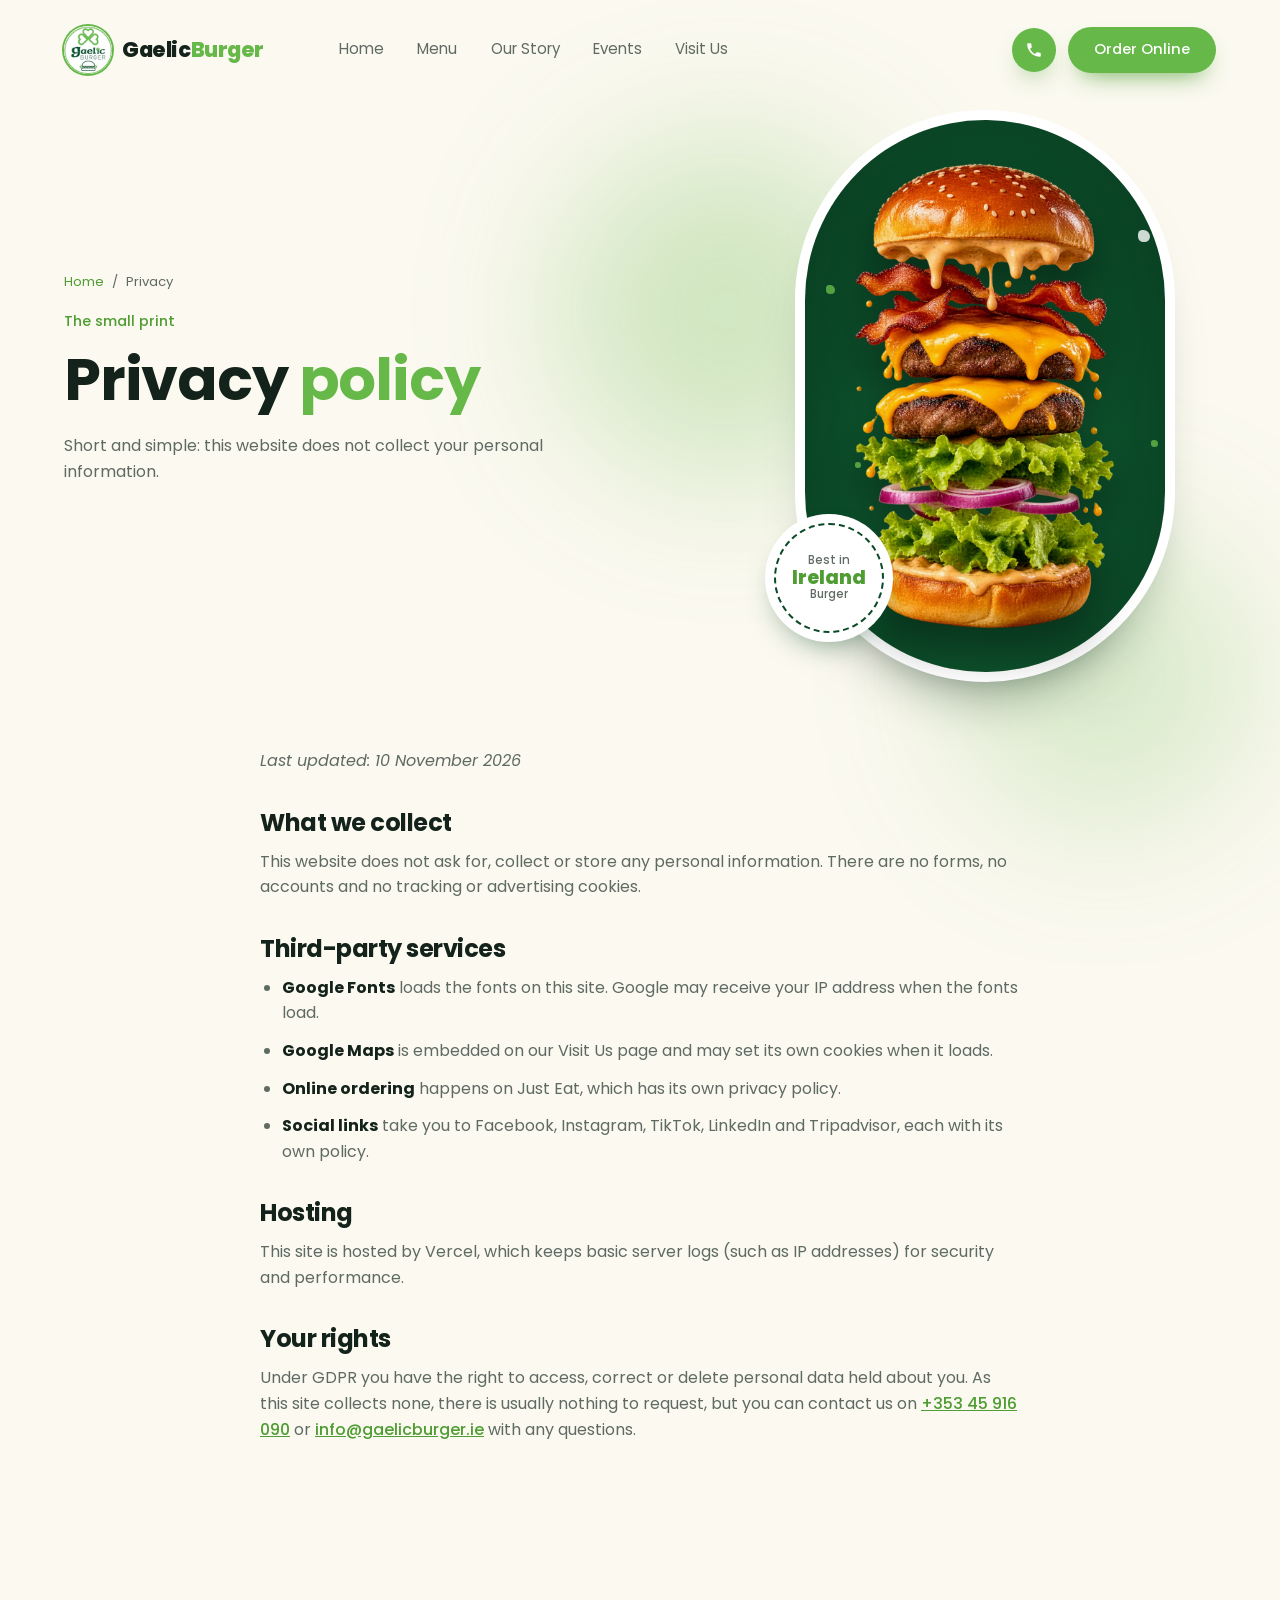
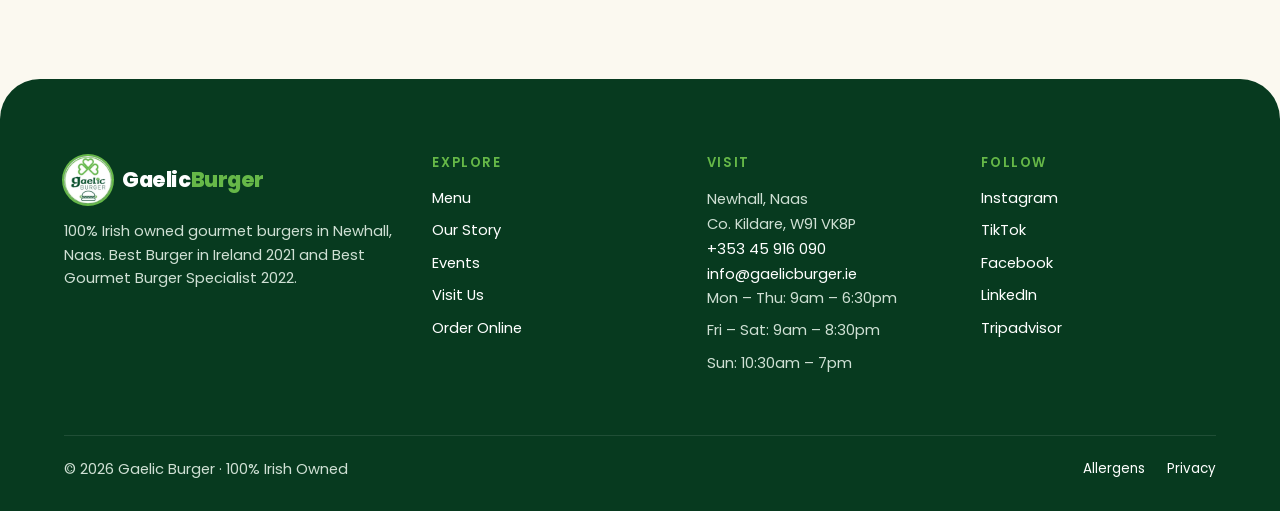
<file: privacy.html>
<!doctype html>
<html lang="en-IE">
<head>
<meta charset="utf-8">
<meta name="viewport" content="width=device-width, initial-scale=1">
<title>Privacy Policy | Gaelic Burger</title>
<meta name="description" content="How the Gaelic Burger website handles your information.">
<link rel="canonical" href="https://gaelic-burger.vercel.app/privacy">
<meta name="theme-color" content="#0b4a28">
<meta property="og:type" content="website">
<meta property="og:site_name" content="Gaelic Burger">
<meta property="og:title" content="Privacy Policy | Gaelic Burger">
<meta property="og:description" content="How the Gaelic Burger website handles your information.">
<meta property="og:url" content="https://gaelic-burger.vercel.app/privacy">
<meta property="og:image" content="https://gaelic-burger.vercel.app/images/og-image.jpg">
<meta property="og:locale" content="en_IE">
<meta name="twitter:card" content="summary_large_image">
<link rel="icon" type="image/svg+xml" href="/images/favicon.svg">
<link rel="icon" type="image/png" sizes="48x48" href="/images/favicon.png">
<link rel="apple-touch-icon" href="/images/apple-touch-icon.png">
<link rel="preconnect" href="https://fonts.googleapis.com">
<link rel="preconnect" href="https://fonts.gstatic.com" crossorigin>
<link href="https://fonts.googleapis.com/css2?family=Poppins:wght@400;500;600;700;800&display=swap" rel="stylesheet">
<link rel="stylesheet" href="/site.css">
<script type="application/ld+json">
{
  "@context": "https://schema.org",
  "@type": "BreadcrumbList",
  "itemListElement": [
    {
      "@type": "ListItem",
      "position": 1,
      "name": "Home",
      "item": "https://gaelic-burger.vercel.app/"
    },
    {
      "@type": "ListItem",
      "position": 2,
      "name": "Privacy Policy",
      "item": "https://gaelic-burger.vercel.app/privacy"
    }
  ]
}
</script>
</head>
<body>
<a class="skip" href="#main">Skip to content</a>
<svg width="0" height="0" class="defs" aria-hidden="true">
  <defs>
    <path id="leaf" d="M0 0C-7-7-19-15-19-27C-19-35-13-40-7.5-40C-3.5-40 0-37 0-33C0-37 3.5-40 7.5-40C13-40 19-35 19-27C19-15 7-7 0 0Z"/>
    <symbol id="shamrock" viewBox="-44 -44 88 88"><use href="#leaf"/><use href="#leaf" transform="rotate(120)"/><use href="#leaf" transform="rotate(240)"/></symbol>
    <symbol id="phone" viewBox="0 0 24 24"><path d="M6.6 10.8a15.1 15.1 0 0 0 6.6 6.6l2.2-2.2c.3-.3.7-.4 1-.2 1.1.4 2.3.6 3.6.6.6 0 1 .4 1 1V20c0 .6-.4 1-1 1A17 17 0 0 1 3 4c0-.6.4-1 1-1h3.5c.6 0 1 .4 1 1 0 1.3.2 2.5.6 3.6.1.3 0 .7-.2 1z"/></symbol>
    <symbol id="pin" viewBox="0 0 24 24"><path d="M12 2a7 7 0 0 0-7 7c0 5.2 7 13 7 13s7-7.8 7-13a7 7 0 0 0-7-7zm0 9.5A2.5 2.5 0 1 1 12 6.5a2.5 2.5 0 0 1 0 5z"/></symbol>
    <symbol id="bag" viewBox="0 0 24 24"><path d="M7 7V6a5 5 0 0 1 10 0v1h3l-1 14H5L4 7zm2 0h6V6a3 3 0 0 0-6 0z"/></symbol>
    <symbol id="info" viewBox="0 0 24 24"><path d="M12 2a10 10 0 1 0 0 20 10 10 0 0 0 0-20zm1 15h-2v-6h2zm0-8h-2V7h2z"/></symbol>
  </defs>
</svg>

<div class="top wrap">
  <span class="glow glow-a" aria-hidden="true"></span>
  <span class="glow glow-b" aria-hidden="true"></span>
  <header class="topbar">
    <a href="/" class="brand" aria-label="Gaelic Burger home">
      <img src="/images/logo.webp" alt="" width="48" height="48">
      <span>Gaelic<b>Burger</b></span>
    </a>
    <nav class="nav" aria-label="Main">
      <a href="/">Home</a>
      <a href="/menu">Menu</a>
      <a href="/about">Our Story</a>
      <a href="/events">Events</a>
      <a href="/contact">Visit Us</a>
    </nav>
    <div class="topbar-right">
      <a class="icon-btn" href="tel:+35345916090" aria-label="Call +353 45 916 090"><svg><use href="#phone"/></svg></a>
      <a class="pill pill-leaf" href="https://www.just-eat.ie/restaurants-gaelic-burger-kildare/menu" target="_blank" rel="noopener">Order Online</a>
      <details class="mnav">
        <summary aria-label="Open menu"><span></span><span></span><span></span></summary>
        <nav aria-label="Mobile">
          <a href="/">Home</a>
          <a href="/menu">Menu</a>
          <a href="/about">Our Story</a>
          <a href="/events">Events</a>
          <a href="/contact">Visit Us</a>
          <a href="tel:+35345916090">Call +353 45 916 090</a>
        </nav>
      </details>
    </div>
  </header>
  <section class="page-hero">
    <div class="hero-copy">
      <p class="crumb-trail"><a href="/">Home</a><span aria-hidden="true">/</span><span>Privacy</span></p>
      <p class="kicker">The small print</p>
      <h1>Privacy <em>policy</em></h1>
      <p class="lede">Short and simple: this website does not collect your personal information.</p>
      <div class="cta"> 
      </div>
    </div>
    <div class="ph-art">
      <div class="capsule capsule-green"><img src="/images/burger-stack.webp" alt="Gourmet burger with bacon, melted cheese, beef patties, lettuce and burger sauce" width="720" height="1292"></div>
      <span class="crumbs" aria-hidden="true"><i></i><i></i><i></i><i></i></span>
      <div class="stamp" role="img" aria-label="Ireland's Best Burger"><span><small>Best in</small><b>Ireland</b><small>Burger</small></span></div>
    </div>
  </section>
</div>

<main id="main">
  <section class="wrap section section-tight">
    <div class="prose">
      <p><em>Last updated: 10 November 2026</em></p>
      <h2>What we collect</h2>
      <p>This website does not ask for, collect or store any personal information. There are no forms, no accounts and no tracking or advertising cookies.</p>
      <h2>Third-party services</h2>
      <ul>
        <li><strong>Google Fonts</strong> loads the fonts on this site. Google may receive your IP address when the fonts load.</li>
        <li><strong>Google Maps</strong> is embedded on our Visit Us page and may set its own cookies when it loads.</li>
        <li><strong>Online ordering</strong> happens on Just Eat, which has its own privacy policy.</li>
        <li><strong>Social links</strong> take you to Facebook, Instagram, TikTok, LinkedIn and Tripadvisor, each with its own policy.</li>
      </ul>
      <h2>Hosting</h2>
      <p>This site is hosted by Vercel, which keeps basic server logs (such as IP addresses) for security and performance.</p>
      <h2>Your rights</h2>
      <p>Under GDPR you have the right to access, correct or delete personal data held about you. As this site collects none, there is usually nothing to request, but you can contact us on <a href="tel:+35345916090">+353 45 916 090</a> or <a href="mailto:info@gaelicburger.ie">info@gaelicburger.ie</a> with any questions.</p>
    </div>
  </section>
</main>

<footer class="foot">
  <div class="wrap">
    <div class="foot-grid">
      <div>
        <a href="/" class="brand" aria-label="Gaelic Burger home">
          <img src="/images/logo.webp" alt="" width="44" height="44" loading="lazy">
          <span>Gaelic<b>Burger</b></span>
        </a>
        <p>100% Irish owned gourmet burgers in Newhall, Naas. Best Burger in Ireland 2021 and Best Gourmet Burger Specialist 2022.</p>
      </div>
      <div>
        <h2>Explore</h2>
        <ul>
          <li><a href="/menu">Menu</a></li>
          <li><a href="/about">Our Story</a></li>
          <li><a href="/events">Events</a></li>
          <li><a href="/contact">Visit Us</a></li>
          <li><a href="https://www.just-eat.ie/restaurants-gaelic-burger-kildare/menu" target="_blank" rel="noopener">Order Online</a></li>
        </ul>
      </div>
      <div>
        <h2>Visit</h2>
        <address>Newhall, Naas<br>Co. Kildare, W91 VK8P<br><a href="tel:+35345916090">+353 45 916 090</a><br><a href="mailto:info@gaelicburger.ie">info@gaelicburger.ie</a></address>
        <ul class="foot-hours">
          <li>Mon – Thu: 9am – 6:30pm</li>
          <li>Fri – Sat: 9am – 8:30pm</li>
          <li>Sun: 10:30am – 7pm</li>
        </ul>
      </div>
      <div>
        <h2>Follow</h2>
        <ul>
          <li><a href="https://www.instagram.com/gaelicburger" target="_blank" rel="noopener">Instagram</a></li>
          <li><a href="https://www.tiktok.com/@gaelicburger" target="_blank" rel="noopener">TikTok</a></li>
          <li><a href="https://www.facebook.com/Gaelicburger/" target="_blank" rel="noopener">Facebook</a></li>
          <li><a href="https://www.linkedin.com/company/gaelic-burger" target="_blank" rel="noopener">LinkedIn</a></li>
          <li><a href="https://www.tripadvisor.com/Restaurant_Review-g551559-d23295632-Reviews-Gaelic_Burger_Coffee-Naas_County_Kildare.html" target="_blank" rel="noopener">Tripadvisor</a></li>
        </ul>
      </div>
    </div>
    <div class="foot-bottom">
      <p>&copy; 2026 Gaelic Burger &middot; 100% Irish Owned</p>
      <nav aria-label="Legal"><a href="/allergens">Allergens</a><a href="/privacy">Privacy</a></nav>
    </div>
  </div>
</footer>
</body>
</html>
</file>
<file: site.css>
/* Gaelic Burger site. Cream pages, logo greens, capsule shapes. Pages are generated by tools/build-site.js. */
:root{
  --leaf:#66b848;--leaf-d:#4f9d33;--bottle:#0b4a28;--bottle-d:#073a1f;
  --cream:#fbf9f0;--mint:#eef6e6;--ink:#13221a;--muted:#5f6b62;--orange:#ff883e;
  --font:"Poppins",system-ui,sans-serif;
  --pad:clamp(20px,5vw,72px);--max:1280px;--shadow:0 20px 40px -30px rgba(11,74,40,.55);
}
*{box-sizing:border-box;margin:0;padding:0}
html{scroll-behavior:smooth;overflow-x:clip}
body{font-family:var(--font);background:var(--cream);color:var(--ink);line-height:1.6;-webkit-font-smoothing:antialiased;overflow-x:clip}
img{display:block;max-width:100%;height:auto}
a{color:inherit}
ol,ul{list-style:none}
[id]{scroll-margin-top:24px}
.defs{position:absolute}
.skip{position:absolute;left:12px;top:-60px;z-index:50;padding:10px 18px;border-radius:999px;background:var(--bottle);color:#fff;text-decoration:none;font-weight:500}
.skip:focus{top:12px}
a:focus-visible,summary:focus-visible{outline:3px solid var(--leaf);outline-offset:3px}
h1,h2,h3{font-weight:700;line-height:1.12;letter-spacing:-.02em}
h1 em,h2 em{font-style:normal;color:var(--leaf)}
.wrap{max-width:var(--max);margin:0 auto;padding:0 var(--pad)}
.section{padding-top:clamp(70px,9vw,120px);padding-bottom:clamp(70px,9vw,120px)}
.section-tight{padding-top:0}

.kicker{font-size:.9rem;font-weight:500;color:var(--leaf-d);margin-bottom:14px}
.kicker-light{color:var(--leaf)}
.pill{display:inline-block;text-decoration:none;font-weight:500;font-size:.98rem;padding:14px 32px;border-radius:999px;transition:transform .2s,background .2s,box-shadow .2s;white-space:nowrap}
.pill:hover{transform:translateY(-2px)}
.pill-leaf{background:var(--leaf);color:#fff;box-shadow:0 12px 24px -12px rgba(79,157,51,.9)}
.pill-leaf:hover{background:var(--leaf-d)}
.pill-white{background:#fff;color:var(--ink);box-shadow:0 10px 24px -10px rgba(11,74,40,.35)}
.pill-bottle{background:var(--bottle);color:#fff}
.pill-bottle:hover{background:var(--bottle-d)}
.pill-line{border:1.5px solid var(--bottle);color:var(--bottle);padding:12.5px 30px}
.pill-line:hover{background:var(--bottle);color:#fff}
.call{display:inline-flex;align-items:center;gap:14px;text-decoration:none;font-weight:500;font-size:1.02rem}
.call-dot{display:grid;place-items:center;width:52px;height:52px;border-radius:50%;background:#fff;box-shadow:0 10px 24px -10px rgba(11,74,40,.4);transition:transform .2s}
.call-dot svg{width:20px;height:20px;fill:var(--bottle)}
.call:hover .call-dot{transform:scale(1.08)}
.call-light{color:#fff}
.cta{display:flex;flex-wrap:wrap;align-items:center;gap:18px 30px}
.head{text-align:center;max-width:720px;margin:0 auto 46px}
.head h2,.split h2,.order-band h2,.visit h2,.page-hero h1{font-size:clamp(2rem,4vw,3.2rem)}
.head p:not(.kicker){color:var(--muted);margin-top:14px}
.center{text-align:center}

/* ---------- header ---------- */
.top{position:relative}
.glow{position:absolute;border-radius:50%;filter:blur(70px);pointer-events:none;z-index:0}
.glow-a{width:340px;height:340px;right:30%;top:140px;background:rgba(102,184,72,.28)}
.glow-b{width:300px;height:300px;right:2%;bottom:-80px;background:rgba(102,184,72,.22)}
.topbar{position:relative;z-index:10;display:flex;align-items:center;justify-content:space-between;gap:24px;padding:26px 0}
.brand{display:flex;align-items:center;gap:10px;text-decoration:none;font-weight:800;font-size:1.3rem;letter-spacing:-.02em}
.brand img{width:48px;height:48px;border-radius:50%;box-shadow:0 0 0 2px var(--leaf)}
.brand b{color:var(--leaf);font-weight:800}
.nav{display:flex;gap:clamp(16px,2.6vw,36px);margin-right:auto;margin-left:clamp(20px,4vw,64px)}
.nav a{text-decoration:none;font-size:.94rem;color:var(--muted);transition:color .2s;padding:4px 0;border-bottom:2px solid transparent}
.nav a:hover{color:var(--ink)}
.nav a[aria-current]{color:var(--ink);font-weight:500;border-color:var(--leaf)}
.topbar-right{display:flex;align-items:center;gap:12px}
.icon-btn{display:grid;place-items:center;width:44px;height:44px;border-radius:50%;background:#fff;box-shadow:0 8px 20px -10px rgba(11,74,40,.4)}
.icon-btn svg{width:18px;height:18px;fill:var(--bottle)}
.icon-btn{background:var(--leaf);box-shadow:0 12px 24px -12px rgba(79,157,51,.9)}
.icon-btn svg{fill:#fff}
.icon-btn:hover{background:var(--leaf-d)}
.topbar .pill{padding:11px 26px;font-size:.92rem}
.mnav{display:none;position:relative}
.mnav summary{list-style:none;cursor:pointer;width:46px;height:46px;border-radius:50%;background:var(--bottle);display:flex;flex-direction:column;align-items:center;justify-content:center;gap:4px}
.mnav summary::-webkit-details-marker{display:none}
.mnav summary span{width:18px;height:2px;border-radius:2px;background:#fff;transition:transform .2s,opacity .2s}
.mnav[open] summary span:nth-child(1){transform:translateY(6px) rotate(45deg)}
.mnav[open] summary span:nth-child(2){opacity:0}
.mnav[open] summary span:nth-child(3){transform:translateY(-6px) rotate(-45deg)}
.mnav nav{position:absolute;right:0;top:calc(100% + 10px);width:min(260px,calc(100vw - 40px));display:flex;flex-direction:column;padding:8px;border-radius:20px;background:#fff;box-shadow:0 20px 40px -12px rgba(11,74,40,.35)}
.mnav nav a{padding:12px 16px;border-radius:12px;text-decoration:none;font-weight:500}
.mnav nav a:hover,.mnav nav a[aria-current]{background:var(--mint)}

/* ---------- home hero ---------- */
.hero{position:relative;z-index:1;display:grid;grid-template-columns:1.05fr 1fr;grid-template-rows:auto auto;column-gap:40px;min-height:640px}
.hero-copy{align-self:center;padding:30px 0 40px;animation:up .8s ease both}
.hero h1{font-size:clamp(2.6rem,5.2vw,4.6rem);margin-bottom:24px;max-width:10.5em}
.hero h1 em{display:block}
.lede{font-size:clamp(1rem,1.25vw,1.12rem);color:var(--muted);max-width:30em;margin-bottom:36px}
.hero-art{position:relative;grid-row:1;grid-column:2;min-height:600px}
.panel{position:absolute;top:-16px;right:6%;width:min(370px,72%);height:calc(100% - 6px);border-radius:999px;overflow:hidden;
  background:radial-gradient(ellipse at 50% 70%,#156a3a 0,var(--bottle) 60%,var(--bottle-d) 100%);box-shadow:0 40px 70px -40px rgba(7,58,31,.8)}
.panel-leaf{position:absolute;left:50%;top:44%;width:420px;height:420px;transform:translate(-50%,-50%) rotate(-12deg);fill:none;stroke:rgba(102,184,72,.22);stroke-width:1.4}
.stack{position:absolute;z-index:2;left:50%;top:-46px;width:min(330px,70%);transform:translateX(-58%);filter:drop-shadow(0 40px 34px rgba(7,40,20,.45));animation:pop 1s .15s cubic-bezier(.2,1.2,.4,1) both,float 6s 1.2s ease-in-out infinite}
.crumbs{position:absolute;inset:0;z-index:3;pointer-events:none}
.crumbs i{position:absolute;width:9px;height:9px;border-radius:40% 60% 50% 50%;background:var(--leaf);opacity:.8;animation:drift 7s ease-in-out infinite}
.crumbs i:nth-child(1){left:6%;top:30%}
.crumbs i:nth-child(2){left:14%;top:62%;width:6px;height:6px;animation-delay:-2s}
.crumbs i:nth-child(3){right:4%;top:20%;width:12px;height:12px;background:#fff;animation-delay:-4s}
.crumbs i:nth-child(4){right:2%;top:58%;width:7px;height:7px;animation-delay:-1s}
.crumbs i:nth-child(5){left:24%;top:8%;width:6px;height:6px;background:var(--orange);opacity:.7;animation-delay:-3s}
.crumbs i:nth-child(6){right:16%;top:84%;width:10px;height:10px;animation-delay:-5s}
.crumbs i:nth-child(7){left:4%;top:86%;width:8px;height:8px;background:var(--bottle);animation-delay:-2.5s}
.crumbs i:nth-child(8){right:30%;top:-4%;width:7px;height:7px;background:var(--bottle);animation-delay:-6s}
.stamp{position:absolute;z-index:4;left:-2%;top:12px;width:128px;height:128px;display:grid;place-items:center;text-align:center;border-radius:50%;background:#fff;box-shadow:0 14px 30px -14px rgba(11,74,40,.55);animation:spin 30s linear infinite}
.stamp::before{content:"";position:absolute;inset:9px;border-radius:50%;border:2px dashed var(--bottle)}
.stamp span{display:flex;flex-direction:column;line-height:1.1;animation:spin 30s linear infinite reverse}
.stamp small{font-size:.72rem;font-weight:500;color:var(--muted)}
.stamp b{font-size:1.2rem;font-weight:800;color:var(--leaf-d)}
.dish-pill{position:relative;z-index:5;display:flex;align-items:center;gap:20px;max-width:380px;padding-bottom:30px;animation:up .8s .3s ease both}
.dish-pill img{flex:none;width:92px;height:142px;object-fit:cover;border-radius:999px;box-shadow:0 16px 30px -14px rgba(7,40,20,.6)}
.dish-pill h2{font-size:1.06rem;font-weight:600;letter-spacing:0;margin-bottom:6px}
.dish-pill p{font-size:.8rem;color:var(--muted);line-height:1.55}
.mini{display:inline-block;margin-top:8px;font-size:.8rem;color:var(--muted)}
.mini b{color:var(--ink);font-size:.95rem}
.dish-left{grid-column:1;grid-row:2;align-self:end}
.dish-right{grid-column:2;grid-row:2;justify-self:end;align-self:end;text-align:right}

/* ---------- inner page hero ---------- */
.page-hero{position:relative;z-index:1;display:grid;grid-template-columns:1.15fr .85fr;align-items:center;gap:clamp(30px,5vw,80px);padding:20px 0 clamp(50px,6vw,80px)}
.page-hero .hero-copy{padding:0}
.page-hero h1{font-size:clamp(2.4rem,4.6vw,4rem);margin-bottom:20px}
.ph-art{position:relative;justify-self:center;width:min(360px,100%);animation:up .8s .1s ease both}
.ph-art .capsule{width:100%;aspect-ratio:3/4;object-fit:cover;border-radius:999px;box-shadow:0 0 0 10px #fff,0 40px 60px -30px rgba(7,40,20,.6)}
.ph-art .stamp{left:-40px;top:auto;bottom:30px}
.ph-art .crumbs i:nth-child(n+5){display:none}
.crumb-trail{display:flex;gap:8px;font-size:.82rem;color:var(--muted);margin-bottom:18px}
.crumb-trail a{text-decoration:none;color:var(--leaf-d)}
.crumb-trail a:hover{text-decoration:underline}

/* ---------- band ---------- */
.band{overflow:hidden;background:var(--bottle);color:#fff;padding:18px 0;margin-top:40px;transform:rotate(-1.2deg) scale(1.02)}
.band-track{display:flex;align-items:center;gap:34px;width:max-content;animation:marquee 40s linear infinite}
.band span{font-weight:600;font-size:1.05rem;white-space:nowrap}
.band svg{width:24px;height:24px;fill:var(--leaf);flex:none}

/* ---------- cards ---------- */
.dishes{display:grid;grid-template-columns:repeat(3,1fr);gap:22px;margin-bottom:46px;text-align:left}
.dishes li,.card{background:#fff;border-radius:28px;padding:30px;box-shadow:var(--shadow)}
.dishes li{transition:transform .25s,background .25s,color .25s}
.dishes li:hover{transform:translateY(-6px);background:var(--bottle);color:#fff}
.dishes li:hover p{color:rgba(255,255,255,.78)}
.dishes li:hover .ico{background:var(--leaf)}
.dishes li:hover .ico svg{fill:#fff}
.ico{display:grid;place-items:center;width:56px;height:56px;border-radius:50%;background:var(--mint);margin-bottom:22px;transition:background .25s}
.ico svg{width:30px;height:30px;fill:var(--leaf);transition:fill .25s}
.dishes h3,.card h3{font-size:1.25rem;font-weight:600;margin-bottom:6px}
.dishes p,.card p{color:var(--muted);font-size:.93rem;transition:color .25s}
.grid3{display:grid;grid-template-columns:repeat(3,1fr);gap:22px}
.step{position:relative;overflow:hidden}
.step .num{position:absolute;right:22px;top:6px;font-size:4.6rem;font-weight:800;line-height:1;color:var(--mint)}
.step h3,.step p,.step .ico{position:relative}
.step a{display:inline-block;margin-top:14px;font-weight:600;font-size:.92rem;color:var(--leaf-d);text-decoration:none}
.step a:hover{text-decoration:underline}

/* ---------- split (text + capsule photo) ---------- */
.split{display:grid;grid-template-columns:.9fr 1.1fr;align-items:center;gap:clamp(40px,7vw,100px)}
.split.flip{grid-template-columns:1.1fr .9fr}
.split.flip .split-art{order:2}
.split-art{position:relative;justify-self:center;width:min(400px,100%)}
.split-art img{width:100%;aspect-ratio:3/4;object-fit:cover;border-radius:999px 999px 40px 40px;box-shadow:0 40px 60px -36px rgba(7,40,20,.6)}
.split-art .pos-r{object-position:100% center}
.badge-round{position:absolute;right:-22px;bottom:40px;display:grid;place-items:center;width:112px;height:112px;border-radius:50%;background:var(--leaf);color:#fff;font-weight:800;font-size:.92rem;line-height:1.1;text-align:center;transform:rotate(-10deg);box-shadow:0 0 0 6px var(--cream)}
.split-copy h2{margin-bottom:20px}
.split-copy>p{color:var(--muted);max-width:34em;margin-bottom:18px}
.split-copy .cta{margin-top:30px}
.stats{display:grid;grid-template-columns:repeat(3,1fr);gap:14px;margin-top:28px}
.stats li{background:#fff;border-radius:22px;padding:20px 18px;box-shadow:var(--shadow)}
.stats b{display:block;font-size:1.7rem;font-weight:800;color:var(--bottle);letter-spacing:-.02em}
.stats span{font-size:.8rem;color:var(--muted);line-height:1.4;display:block}
.ticks{display:grid;gap:10px;margin:18px 0}
.ticks li{display:flex;gap:12px;align-items:flex-start;color:var(--ink)}
.ticks li::before{content:"";flex:none;width:22px;height:22px;margin-top:2px;border-radius:50%;background:var(--leaf) url("data:image/svg+xml,%3Csvg xmlns='http://www.w3.org/2000/svg' viewBox='0 0 24 24'%3E%3Cpath d='M9.5 16.2 5.3 12l-1.4 1.4 5.6 5.6 11-11-1.4-1.4z' fill='%23fff'/%3E%3C/svg%3E") center/16px no-repeat}

/* ---------- awards ---------- */
.awards{display:grid;grid-template-columns:repeat(2,1fr);gap:22px}
.award{position:relative;overflow:hidden;display:flex;align-items:center;gap:24px;padding:34px clamp(26px,3vw,44px);border-radius:30px;background:linear-gradient(135deg,#156a3a,var(--bottle));color:#fff}
.award svg{position:absolute;right:-30px;bottom:-40px;width:180px;height:180px;fill:rgba(102,184,72,.18);transform:rotate(-14deg)}
.award .yr{font-size:clamp(2.8rem,5vw,4rem);font-weight:800;line-height:1;color:var(--leaf);letter-spacing:-.03em}
.award p{position:relative;font-weight:600;font-size:1.08rem;line-height:1.3}
.award small{display:block;font-weight:400;font-size:.85rem;opacity:.75;margin-top:4px}

/* ---------- reviews band ---------- */
.rating-band{display:grid;grid-template-columns:auto 1fr auto;align-items:center;gap:30px;padding:clamp(28px,4vw,44px) clamp(28px,4vw,56px);border-radius:999px;background:#fff;box-shadow:var(--shadow)}
.rating-band .score{font-size:clamp(3rem,6vw,4.4rem);font-weight:800;line-height:1;color:var(--bottle);letter-spacing:-.04em}
.rating-band .stars{color:#f2b51c;letter-spacing:.15em;font-size:1.15rem}
.rating-band p{color:var(--muted)}
.rating-band strong{display:block;color:var(--ink);font-size:1.15rem}

/* ---------- gallery ---------- */
.gallery{display:grid;grid-template-columns:1.2fr .8fr 1fr;gap:22px;align-items:end}
.gallery img{width:100%;object-fit:cover;box-shadow:var(--shadow)}
.gallery .g1{aspect-ratio:4/3;border-radius:30px}
.gallery .g2{aspect-ratio:3/4;border-radius:999px}
.gallery .g3{aspect-ratio:1/1;border-radius:999px 999px 30px 30px}

/* ---------- menu page ---------- */
.menu-nav{position:sticky;top:12px;z-index:8;display:flex;flex-wrap:wrap;justify-content:center;gap:8px;width:max-content;max-width:100%;margin:0 auto 50px;padding:8px;border-radius:999px;background:#fff;box-shadow:var(--shadow)}
.menu-nav a{padding:9px 20px;border-radius:999px;text-decoration:none;font-weight:500;font-size:.92rem;color:var(--muted)}
.menu-nav a:hover{background:var(--mint);color:var(--ink)}
.menu-cat{display:grid;grid-template-columns:300px 1fr;gap:clamp(30px,5vw,70px);align-items:start;padding:44px 0;border-top:1px solid #e3e6d8}
.menu-cat:first-of-type{border-top:0;padding-top:0}
.cat-head{position:sticky;top:90px}
.cat-head h2{font-size:clamp(1.8rem,3vw,2.4rem);margin-bottom:10px}
.cat-head p{color:var(--muted);font-size:.95rem}
.cat-head img{width:150px;aspect-ratio:3/4;object-fit:cover;border-radius:999px;margin-top:24px;box-shadow:var(--shadow)}
.items{display:grid;grid-template-columns:1fr 1fr;gap:18px}
.item{display:flex;gap:18px;align-items:flex-start;background:#fff;border-radius:24px;padding:24px;box-shadow:var(--shadow)}
.item .ico{flex:none;width:46px;height:46px;margin:0}
.item .ico svg{width:24px;height:24px}
.item h3{font-size:1.1rem;font-weight:600;margin-bottom:4px}
.item p{color:var(--muted);font-size:.9rem}
.tag{display:inline-block;margin-left:6px;padding:2px 10px;border-radius:999px;background:var(--mint);color:var(--leaf-d);font-size:.7rem;font-weight:600;vertical-align:middle;letter-spacing:0}
.note{display:flex;gap:14px;align-items:center;max-width:780px;margin:40px auto 0;padding:18px 24px;border-radius:20px;background:var(--mint);color:var(--bottle);font-size:.92rem}
.note svg{flex:none;width:22px;height:22px;fill:var(--leaf-d)}
.note a{font-weight:600}

/* ---------- order band ---------- */
.order-band{position:relative;overflow:hidden;display:flex;flex-wrap:wrap;align-items:center;justify-content:space-between;gap:24px 40px;padding:clamp(34px,5vw,56px) clamp(30px,6vw,80px);border-radius:999px;background:radial-gradient(ellipse at 15% 20%,#156a3a 0,var(--bottle) 55%,var(--bottle-d));color:#fff}
.order-band>svg{position:absolute;right:16%;top:-50px;width:220px;height:220px;fill:none;stroke:rgba(102,184,72,.25);stroke-width:1.4;transform:rotate(18deg)}
.order-band p{color:#cfe0d4;margin-top:8px}
.order-band .cta{position:relative}

/* ---------- visit ---------- */
.visit{display:grid;grid-template-columns:1fr 1fr;align-items:center;gap:clamp(30px,5vw,70px);padding:clamp(30px,5vw,64px);border-radius:40px;background:radial-gradient(ellipse at 15% 20%,#156a3a 0,var(--bottle) 55%,var(--bottle-d));color:#fff}
.visit h2{margin-bottom:18px}
.addr{display:flex;align-items:center;gap:10px;color:#cfe0d4;margin-bottom:22px}
.addr svg{width:20px;height:20px;fill:var(--leaf);flex:none}
.hours{width:100%;max-width:420px;border-collapse:collapse;margin-bottom:32px}
.hours th,.hours td{padding:11px 0;border-top:1px solid rgba(255,255,255,.14);font-weight:500}
.hours th{text-align:left}
.hours td{text-align:right;color:#cfe0d4;font-variant-numeric:tabular-nums}
.visit-art img{width:100%;aspect-ratio:1/1;object-fit:cover;border-radius:999px 999px 30px 30px}

/* ---------- contact ---------- */
.info-grid{display:grid;grid-template-columns:1.1fr .9fr;gap:22px}
.info-grid .card{padding:clamp(28px,4vw,44px)}
.info-grid h2{font-size:1.6rem;margin-bottom:18px}
.card .hours{max-width:none;margin:0}
.card .hours th,.card .hours td{border-top:1px solid #e6e8dc;color:var(--ink)}
.card .hours td{color:var(--muted)}
.card .hours tr:first-child th,.card .hours tr:first-child td{border-top:0}
.small{font-size:.85rem;color:var(--muted);margin-top:14px}
.card address{font-style:normal;color:var(--muted);margin-bottom:14px}
.card address strong{color:var(--ink)}
.big-phone{display:inline-block;font-size:1.5rem;font-weight:700;text-decoration:none;color:var(--bottle);margin-bottom:22px}
.big-phone:hover{color:var(--leaf-d)}
.big-mail{display:block;width:max-content;max-width:100%;overflow-wrap:anywhere;margin:-12px 0 24px;font-weight:600;color:var(--bottle);text-decoration:none}
.big-mail:hover{color:var(--leaf-d);text-decoration:underline}
.card h3{margin-top:28px}
.map{margin-top:22px;border-radius:30px;overflow:hidden;box-shadow:var(--shadow);background:var(--mint)}
.map iframe{display:block;width:100%;height:420px;border:0}

/* ---------- prose ---------- */
.prose{max-width:760px;margin:0 auto}
.prose h2{font-size:1.5rem;margin:36px 0 12px}
.prose p,.prose li{color:var(--muted);margin-bottom:12px}
.prose ul:not(.chips){list-style:disc;padding-left:22px}
.prose a{color:var(--leaf-d);font-weight:500}
.prose strong{color:var(--ink)}
.chips{display:flex;flex-wrap:wrap;gap:10px;margin:18px 0 24px}
.chips li{margin:0;padding:8px 18px;border-radius:999px;background:#fff;box-shadow:var(--shadow);color:var(--ink);font-size:.9rem;font-weight:500}

/* ---------- 404 ---------- */
.notfound{text-align:center;padding:20px 0 120px}
.notfound img{width:min(220px,50%);margin:0 auto 10px;filter:drop-shadow(0 30px 30px rgba(7,40,20,.35))}
.notfound h1{font-size:clamp(2.6rem,6vw,4.4rem);margin-bottom:12px}
.notfound p{color:var(--muted);margin-bottom:30px}
.notfound .cta{justify-content:center}

/* ---------- footer ---------- */
.foot{margin-top:clamp(70px,9vw,110px);background:var(--bottle-d);color:#cfe0d4;border-radius:40px 40px 0 0}
.foot-grid{display:grid;grid-template-columns:1.4fr 1fr 1fr 1fr;gap:40px;padding:clamp(50px,6vw,80px) 0 50px}
.foot .brand{color:#fff;margin-bottom:16px}
.foot .brand img{box-shadow:0 0 0 2px var(--leaf)}
.foot p{font-size:.92rem;max-width:26em}
.foot h2{font-size:.82rem;font-weight:600;letter-spacing:.12em;text-transform:uppercase;color:var(--leaf);margin-bottom:16px}
.foot li{margin-bottom:9px;font-size:.92rem}
.foot a{text-decoration:none;color:#fff}
.foot a:hover{color:var(--leaf)}
.foot address{font-style:normal;font-size:.92rem;line-height:1.7}
.foot-bottom{display:flex;flex-wrap:wrap;justify-content:space-between;gap:12px 24px;padding:22px 0 30px;border-top:1px solid rgba(255,255,255,.1);font-size:.84rem}
.foot-bottom nav{display:flex;gap:22px}

@keyframes up{from{opacity:0;transform:translateY(24px)}}
@keyframes pop{from{opacity:0;transform:translateX(-58%) scale(.8) rotate(-6deg)}}
@keyframes float{0%,100%{transform:translateX(-58%) translateY(0)}50%{transform:translateX(-58%) translateY(-14px)}}
@keyframes drift{50%{transform:translate(6px,-14px) rotate(40deg)}}
@keyframes spin{to{transform:rotate(360deg)}}
@keyframes marquee{to{transform:translateX(-50%)}}

/* ---------- responsive ---------- */
@media (max-width:1060px){
  .dishes,.grid3{grid-template-columns:repeat(2,1fr)}
  .stats{grid-template-columns:1fr}
  .menu-cat{grid-template-columns:220px 1fr}
  .items{grid-template-columns:1fr}
  .foot-grid{grid-template-columns:1fr 1fr}
}
@media (max-width:900px){
  .nav,.icon-btn{display:none}
  .mnav{display:block}
  .hero{grid-template-columns:1fr;grid-template-rows:auto;min-height:0}
  .hero-copy{padding:10px 0 20px;text-align:center}
  .hero h1,.lede{margin-inline:auto}
  .hero .cta{justify-content:center}
  .hero-art{grid-row:auto;grid-column:auto;min-height:0;height:min(128vw,600px);margin-top:20px}
  .panel{top:60px;right:50%;transform:translateX(50%);width:min(340px,78%);height:calc(100% - 60px)}
  .stack{top:0;width:min(330px,70%);transform:translateX(-50%)}
  @keyframes pop{from{opacity:0;transform:translateX(-50%) scale(.8)}}
  @keyframes float{0%,100%{transform:translateX(-50%) translateY(0)}50%{transform:translateX(-50%) translateY(-12px)}}
  .hero .stamp{left:2%;top:40px;width:108px;height:108px}
  .dish-pill{grid-column:auto;grid-row:auto;justify-self:center;max-width:420px;width:100%;margin:18px auto 0;padding:14px;border-radius:999px;background:#fff;box-shadow:var(--shadow);text-align:left}
  .dish-pill img{width:76px;height:100px}
  .dish-right{flex-direction:row-reverse}
  .page-hero{grid-template-columns:1fr;text-align:center}
  .page-hero .lede{margin-inline:auto}
  .page-hero .cta,.crumb-trail{justify-content:center}
  .ph-art{width:min(280px,72%)}
  .ph-art .stamp{left:-30px;width:104px;height:104px}
  .split,.split.flip,.visit,.info-grid{grid-template-columns:1fr}
  .split.flip .split-art{order:0}
  .split-art{width:min(340px,80%)}
  .visit-art{order:-1}
  .menu-cat{grid-template-columns:1fr;gap:24px}
  .cat-head{position:static;display:flex;align-items:center;gap:20px}
  .cat-head img{width:84px;margin:0;order:-1}
  .awards{grid-template-columns:1fr}
  .rating-band{grid-template-columns:1fr;text-align:center;border-radius:40px;justify-items:center}
  .gallery{grid-template-columns:1fr 1fr}
  .gallery .g1{grid-column:1/-1}
  .order-band{border-radius:40px;text-align:center;justify-content:center}
  .order-band .cta{justify-content:center}
}
@media (max-width:600px){
  .topbar{padding:18px 0}
  .brand{font-size:1.1rem}
  .brand img{width:42px;height:42px}
  .topbar .pill{padding:10px 18px;font-size:.84rem}
  .topbar .brand span{display:none}
  .dishes,.grid3{grid-template-columns:1fr}
  .visit{border-radius:30px;padding:26px}
  .menu-nav{border-radius:24px}
  .menu-nav a{padding:8px 14px;font-size:.86rem}
  .foot-grid{grid-template-columns:1fr;gap:32px}
  .foot-bottom{flex-direction:column}
  .map iframe{height:320px}
}
@media (prefers-reduced-motion:reduce){
  html{scroll-behavior:auto}
  *,*::before,*::after{animation:none!important;transition:none!important}
}
.center .cta{justify-content:center}
h1,h2{text-wrap:balance}
.grid3{text-align:left}
.capsule-green{display:grid;place-items:center;padding:12% 14%;background:radial-gradient(ellipse at 50% 60%,#156a3a 0,var(--bottle) 60%,var(--bottle-d))}
.capsule-green img{width:100%;height:100%;object-fit:contain;filter:drop-shadow(0 24px 20px rgba(0,0,0,.4))}
.gallery .g1{aspect-ratio:600/522;object-position:center}
@media (max-width:600px){
  .dishes li{display:grid;grid-template-columns:auto 1fr;column-gap:16px;align-items:center;padding:20px}
  .dishes .ico{grid-row:span 2;margin:0;width:50px;height:50px}
  .dishes h3{font-size:1.1rem;margin:0}
}
.split-art.video{width:min(340px,100%)}
.split-art.video iframe{display:block;width:100%;aspect-ratio:325/578;border:0;border-radius:32px;background:var(--bottle);box-shadow:0 40px 60px -36px rgba(7,40,20,.6)}
</file>
